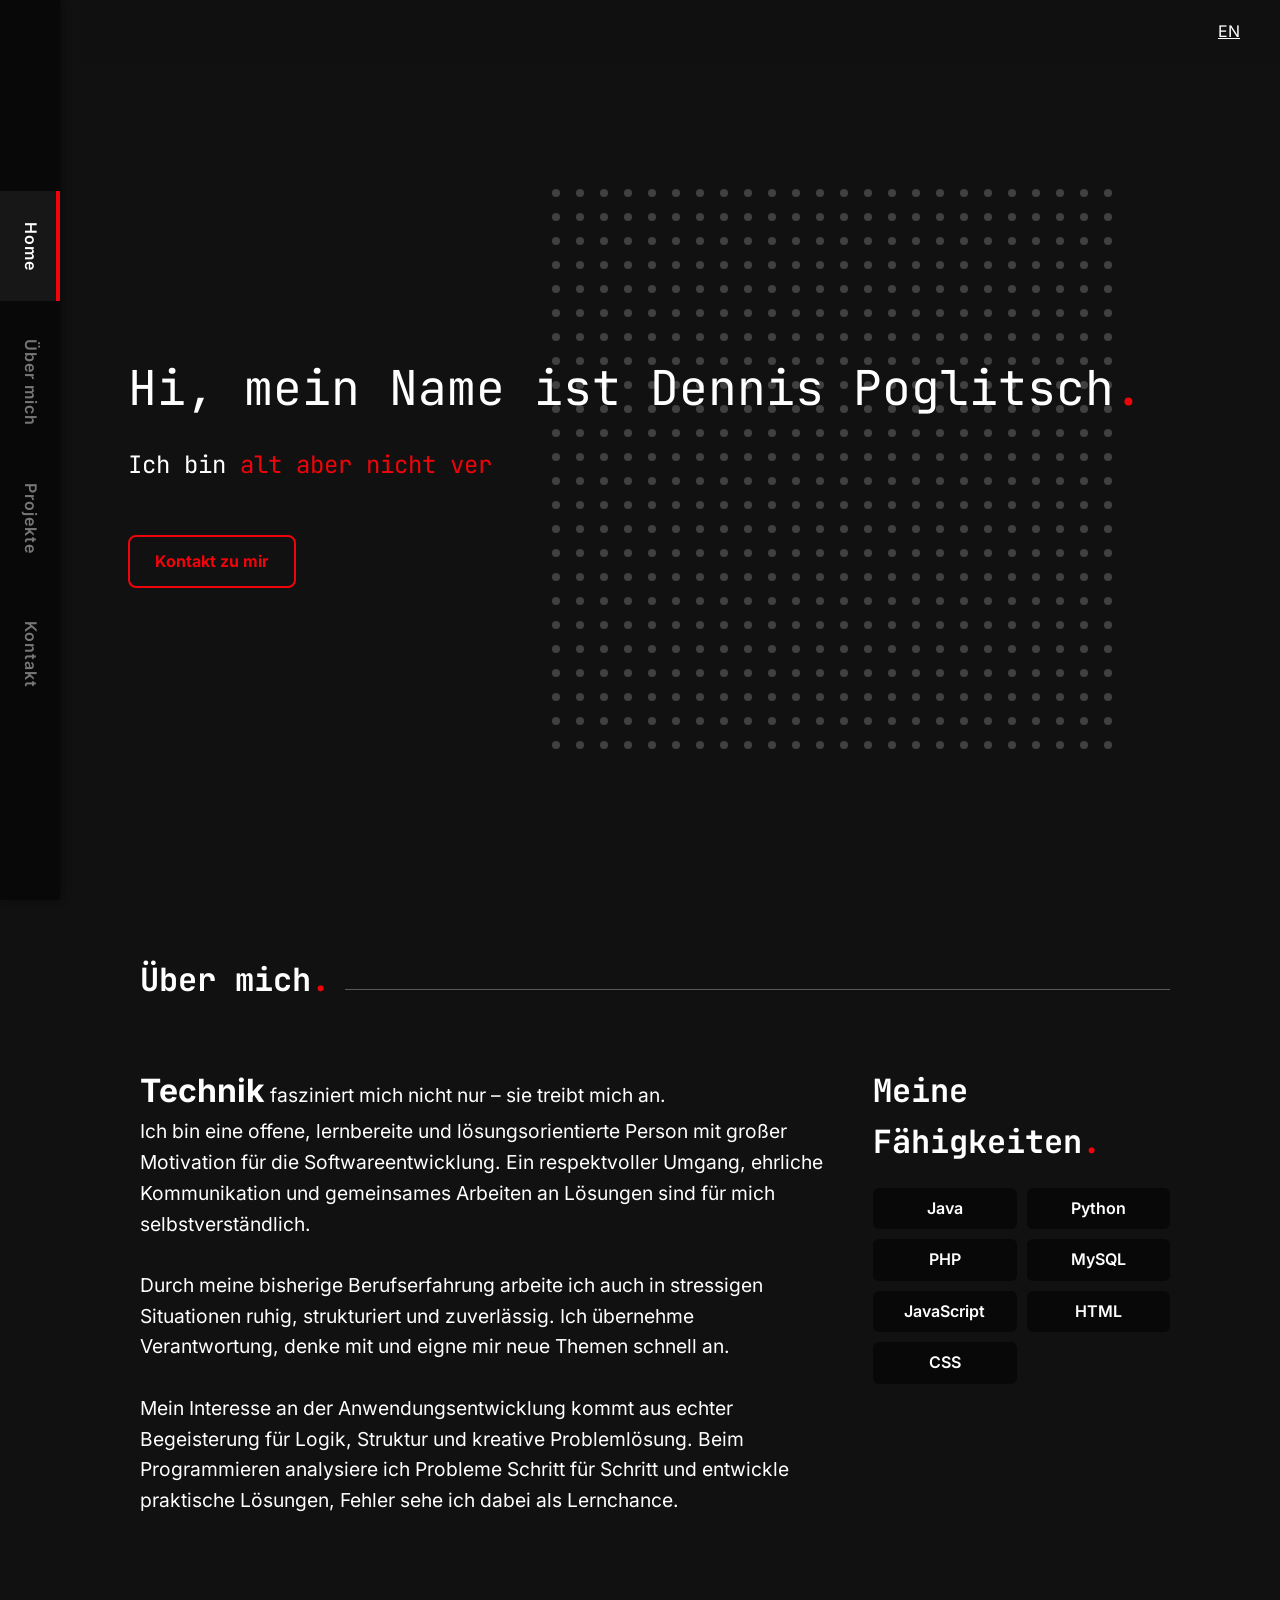
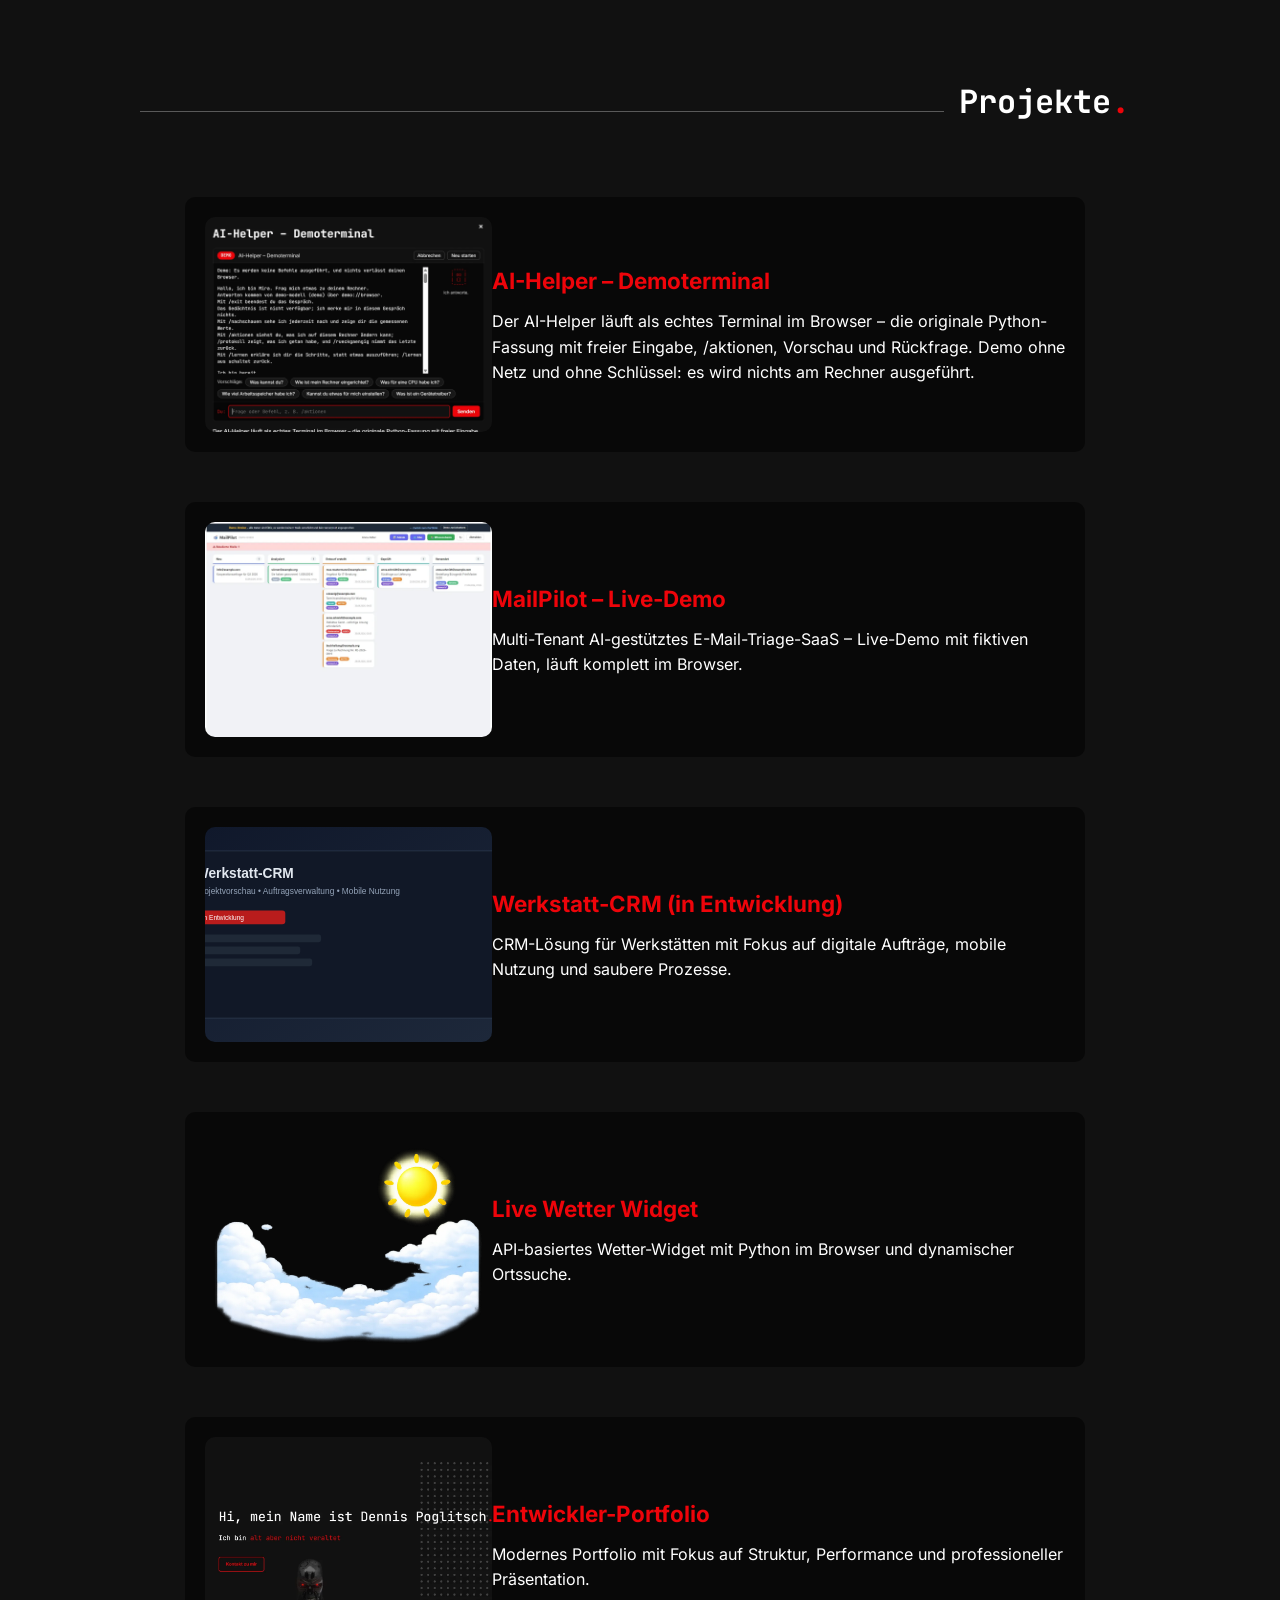
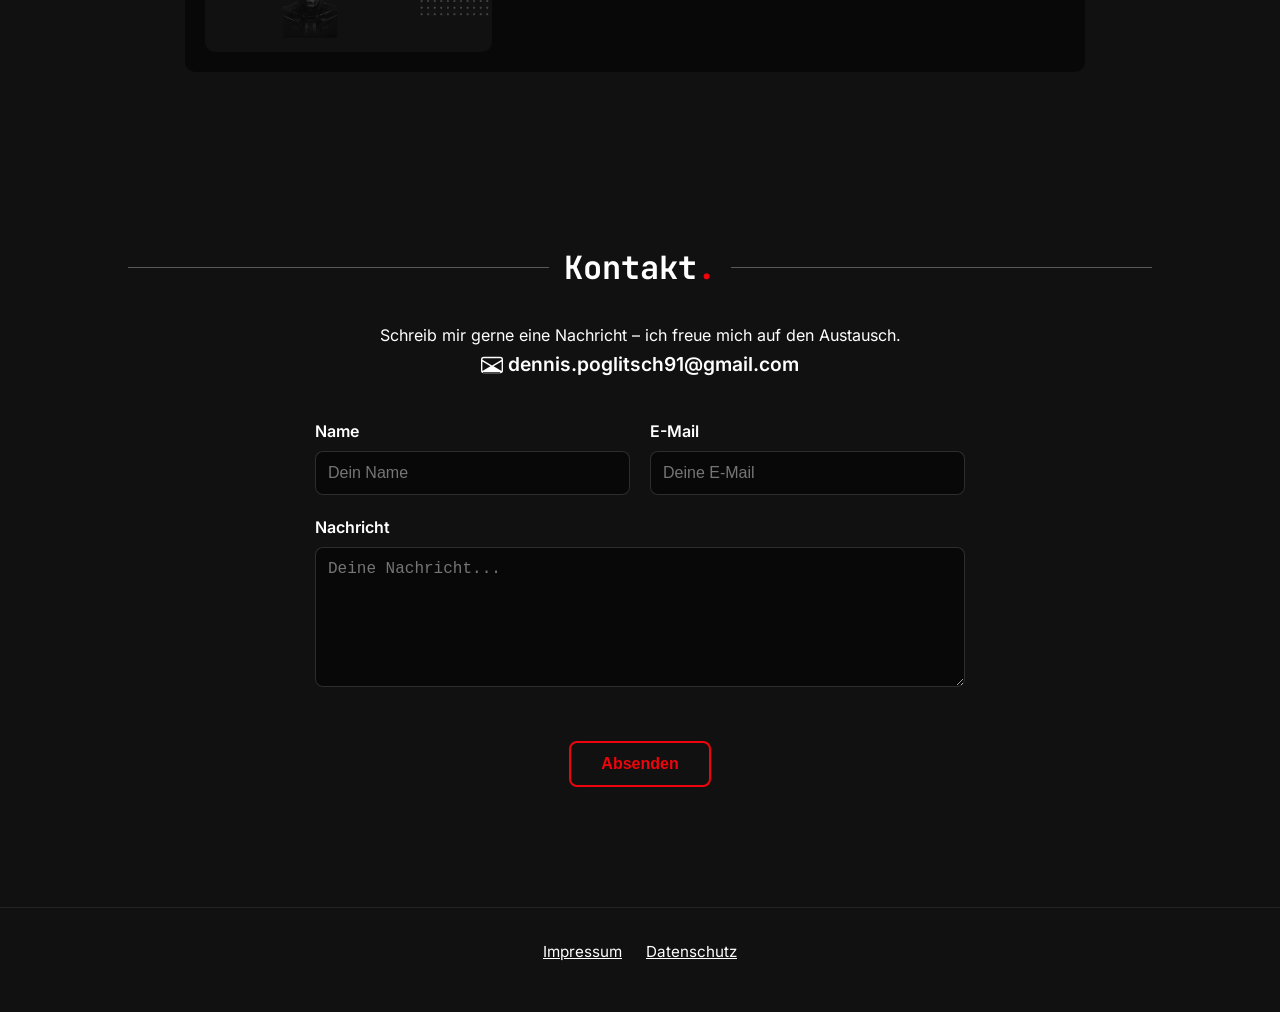
<file: index.html>
<!DOCTYPE html>
<!-- 🌍 DOCTYPE: Sagt dem Browser "das ist HTML5" -->

<html lang="de">
<!-- lang="de" = Diese Seite ist auf Deutsch (wichtig für Screenreader und SEO) -->

<head>
  <!-- HEAD = Meta-Infos für den Browser (werden nicht angezeigt) -->
  
  <meta charset="UTF-8">
  <!-- charset="UTF-8" = Universal character encoding (supporte alle Sprachen) -->
  
  <meta name="viewport" content="width=device-width, initial-scale=1.0">
  <!-- viewport = responsive Design - Seite passt sich an Bildschirmgröße an -->
  
  <!-- 🎨 CSS STYLESHEET -->
  <link rel="stylesheet" href="style/style.css">
  <!-- Das ist die Haupt-Stylesheet mit Farben, Layout, Animationen -->

  <!-- Performance-Quick-Win: Hero-Bild früh laden (sichtbar above the fold) -->
  <link rel="preload" as="image" href="images/olderbot.webp" type="image/webp">
  
  <!-- 🔤 SCHRIFTEN: Inter + JetBrains Mono werden lokal aus fonts/ geladen
       (@font-face in style/style.css) - kein Abruf bei Google Fonts mehr -->

  <!-- 🐍 PYSCRIPT / PYODIDE: wird bei Bedarf nachgeladen (js/pyscript-loader.js)
       core.css, core.js und Pyodide (mehrere MB von pyscript.net und
       cdn.jsdelivr.net) kommen erst, wenn im Wetter-Modal auf "Wetter laden"
       geklickt wird - sonst würde jeder Seitenaufruf diese Dateien laden. -->
  <!-- 📊 GOATCOUNTER: entfernt (Slice D0b) - keine Analytics mehr auf der Seite -->

  <!-- 🌐 PAGE TITLE: Text im Browser-Tab -->
  <title>Dennis Poglitsch | Portfolio</title>
</head>

<body>
  <!-- BODY = der sichtbare Inhalt der Seite -->

  <!-- 📱 NAVIGATIONSLEISTE: Vertikale Navigation mit Links zu Sections -->
  <!-- Jeder Link zeigt auf eine Section mit ID (z.B. #Home → <section id="Home">) -->
  <!-- navObserver.js beobachtet, welche Section gerade sichtbar ist, und färbt den Link rot -->
  <nav class="nav_leiste">
    <a href="#Home" data-i18n="nav-home">Home</a>
    <a href="#Über_mich" data-i18n="nav-about">Über mich</a>
    <a href="#Projekte" data-i18n="nav-projects">Projekte</a>
    <a href="#Kontakt" data-i18n="nav-contact">Kontakt</a>
  </nav>

  <!-- 🎯 MAIN: Der Haupt-Inhalt der Seite -->
  <main>
    <!-- 📋 HEADER: Oben fest (position: fixed) mit optionalen Buttons -->
    <header>
      <div class="header_content">
        <span>
          <!-- Diese Links sind aktuell versteckt (display: none) -->
          <!-- Können später aktiviert werden für GitHub-Link oder Sprachen-Wechsel -->
          <a href="https://github.com/DennisPoglitsch" style="display: none;">Github</a>
          <a id="lang-toggle" href="#">EN</a>
        </span>
      </div>
    </header>

    <!-- 🏠 HOME / HERO SECTION: Start-Seite mit Punkt-Animation, Text und Bild -->
    <section id="Home" class="home_wrapper">
      <!-- Canvas: HTML5-Element für grafische Inhalte -->
      <!-- Hier zeichnet dotgrid.js die interaktiven Punkte und Wellen -->
      <canvas id="dotCanvas" width="600" height="600"></canvas>

      <div class="home_text">
        <!-- Große Überschrift mit reveal-Animation (scroll-Effekt) -->
        <h1 class="reveal">
          <span class="reveal_content">
            <span data-i18n="home-hero">Hi, mein Name ist Dennis Poglitsch</span><span class="punkt_rot">.</span>
            <!-- .punkt_rot = dieser Punkt wird rot eingefärbt mit CSS -->
          </span>
        </h1>

        <!-- Zweite Überschrift mit dynamischem Text (Schreibmaschinen-Effekt) -->
        <h2 class="reveal">
          <span class="reveal_content">
            <span data-i18n="home-prefix">Ich bin </span><span id="typing_text"></span>
            <!-- typing.js schreibt hier verschiedene Wörter rein
                 (alt aber nicht veraltet, Lösungsorientiert, Analytisch, Strukturiert) -->
          </span>
        </h2>

        <!-- Container für Kontakt-Link und Bild -->
        <div id="typing_image_wrapper">
          <!-- Button zum Kontakt-Section springen -->
          <a href="#Kontakt" class="reveal">
            <span class="reveal_content" data-i18n="home-cta">Kontakt zu mir</span>
          </a>

          <!-- Bild: Der Olderbot-Charakter mit Augen-Overlay -->
          <span class="olderbot_container">
            <!-- Haupt-Bild des Olderbot-Characters -->
            <!-- Performance-Quick-Win: WebP statt PNG spart stark Dateigröße bei ähnlicher Qualität -->
            <img id="typing_image" src="images/olderbot.webp" alt="Bild von Olderbot" decoding="async">
            <!-- Overlay für Augen-Animation (wird überlagert) -->
            <img id="olderbot_eyes" src="images/olderbot_augen.png" alt="Bild von Olderbot Augen">
          </span>
        </div>
      </div>
    </section>
    <!-- Über mich Section -->
    <section id="Über_mich" class="über_mich_wrapper">
      <div class="über_mich_inner">
        <div class="über_mich_header_wrapper">
          <h3 class="reveal">
            <span class="reveal_content">
              <span data-i18n="about-header">Über mich</span><span class="punkt_rot">.</span>
            </span>
          </h3>
          <div class="über_mich_line"></div>
        </div>
        <div class="über_mich_text">
          <p class="reveal">
            <span class="reveal_content" data-i18n="about-text">
              <span class="first_word">Technik</span> fasziniert mich nicht nur – sie treibt mich an.<br>
              Ich bin eine offene, lernbereite und lösungsorientierte Person mit großer Motivation für die Softwareentwicklung. 
              Ein respektvoller Umgang, ehrliche Kommunikation und gemeinsames Arbeiten an Lösungen sind für mich selbstverständlich.<br>
              <br>
              Durch meine bisherige Berufserfahrung arbeite ich auch in stressigen Situationen ruhig, strukturiert und zuverlässig. 
              Ich übernehme Verantwortung, denke mit und eigne mir neue Themen schnell an.<br>
              <br>
              Mein Interesse an der Anwendungsentwicklung kommt aus echter Begeisterung für Logik, Struktur und kreative Problemlösung. 
              Beim Programmieren analysiere ich Probleme Schritt für Schritt und entwickle praktische Lösungen, 
              Fehler sehe ich dabei als Lernchance.<br>
              <!--<br>
              Die Ausbildung zum Fachinformatiker für Anwendungsentwicklung ist für mich eine bewusste berufliche Entscheidung. 
              Ich möchte langfristig wachsen, mein Wissen vertiefen und mein Engagement in einem Ausbildungsbetrieb einbringen.-->
            </span>
          </p>
        </div>
        <div class="skills">
          <div class="skills_header">
            <h3><span data-i18n="skills-header">Meine Fähigkeiten</span><span class="punkt_rot">.</span></h3>
          </div>
          <ul>
            <li class="reveal">
              <span class="reveal_content">Java</span>
            </li>
            <li class="reveal">
              <span class="reveal_content">Python</span>
            </li>
            <li class="reveal">
              <span class="reveal_content">PHP</span>
            </li>
            <li class="reveal">
              <span class="reveal_content">MySQL</span>
            </li>
            <li class="reveal">
              <span class="reveal_content">JavaScript</span>
            </li>
            <li class="reveal">
              <span class="reveal_content">HTML</span>
            </li>
            <li class="reveal">
              <span class="reveal_content">CSS</span>
            </li>
          </ul>
        </div>
      </div>
    </section>
    <!-- Projekte Section -->
    <section id="Projekte">
      <div class="projekte_inner">
        <div class="projekte_header_wrapper">
          <h3 class="reveal"><span class="reveal_content"><span data-i18n="projects-header">Projekte</span><span class="punkt_rot">.</span></span></h3>
          <div class="über_mich_line" aria-hidden="true"></div>
        </div>
        <div class="projekte_list_wrapper">
          <div class="projekte_list">
            <!-- AI-Helper – Demoterminal (erstes Projekt; Demo-Ordner ai-helper-demo/; Kartenbild = Abzug des laufenden
                 Terminals, Slice 61) -->
            <div class="projekt" role="button" tabindex="0" aria-haspopup="dialog" data-i18n-desc="project-desc-ai-helper" data-desc="Der AI-Helper läuft als echtes Terminal im Browser – die originale Python-Fassung mit freier Eingabe, /aktionen, Vorschau und Rückfrage. Demo ohne Netz und ohne Schlüssel: es wird nichts am Rechner ausgeführt." data-tech="Python, PyScript/Pyodide, Terminal-UI, LLM-Anbindung, i18n" data-link="ai-helper-demo/" data-project="ai-helper" data-modal-img1="images/ai-helper.webp">
              <div class="projekt_content">
                <div class="reveal">
                  <span class="reveal_content"><img src="images/ai-helper.webp"
                      alt="AI-Helper – Demoterminal: Abzug des laufenden Terminals im Modal – Demo-Abzeichen, Begrüßung, Figur und Vorschlags-Knöpfe" width="1200" height="900" loading="lazy" decoding="async"></span>
                </div>
                <div class="projekt_text_wrapper">
                  <h4 class="projekt_titel reveal">
                    <span class="reveal_content" data-i18n="project-ai-helper">AI-Helper – Demoterminal</span>
                  </h4>
                  <div class="projekt_beschreibung">
                    <p class="reveal">
                      <span class="reveal_content" data-i18n="project-desc-ai-helper">
                        Der AI-Helper läuft als echtes Terminal im Browser – die originale Python-Fassung mit freier
                        Eingabe, /aktionen, Vorschau und Rückfrage. Demo ohne Netz und ohne Schlüssel:
                        es wird nichts am Rechner ausgeführt.
                      </span>
                    </p>
                  </div>
                </div>
              </div>
            </div>
            
            <!-- MailPilot – AI-gestützte E-Mail-Triage (mit Live-Demo in mailpilot-demo/) -->
            <div class="projekt" role="button" tabindex="0" aria-haspopup="dialog" data-i18n-desc="project-desc-mailpilot" data-desc="Multi-Tenant AI-gestütztes E-Mail-Triage- und Reply-Drafting-SaaS. Nutzt LLM-Klassifikation und RAG-basierte Antwortgenerierung für intelligentes E-Mail-Management. Live-Demo mit fiktiven Daten (mailpilot-demo/): läuft komplett im Browser, ohne Backend und ohne Server-Anfragen." data-tech="React, Spring Boot, PostgreSQL, OAuth2/IMAP, LLM-Klassifikation, RAG-basierte Antwortgenerierung" data-link="mailpilot-demo/" data-modal-img1="images/mailpilot-demo.webp">
              <div class="projekt_content">
                <div class="reveal">
                  <span class="reveal_content"><img src="images/mailpilot-preview.webp"
                      alt="MailPilot – Live-Demo: Dashboard mit den Spalten Neu, Analysiert, Entwurf erstellt, Geprüft und Versendet (fiktive Daten)" width="1200" height="900" loading="lazy" decoding="async"></span>
                </div>
                <div class="projekt_text_wrapper">
                  <h4 class="projekt_titel reveal">
                    <span class="reveal_content" data-i18n="project-mailpilot">MailPilot – Live-Demo</span>
                  </h4>
                  <div class="projekt_beschreibung">
                    <p class="reveal">
                      <span class="reveal_content" data-i18n="project-desc-mailpilot">
                        Multi-Tenant AI-gestütztes E-Mail-Triage-SaaS – Live-Demo mit fiktiven Daten, läuft komplett im Browser.
                      </span>
                    </p>
                  </div>
                </div>
              </div>
            </div>
            
            <!-- Werkstatt-CRM als drittes Projekt -->
            <div class="projekt" role="button" tabindex="0" aria-haspopup="dialog" data-i18n-desc="project-desc-crm" data-desc="Werkstatt-CRM als reales Praxisprojekt: digitale Auftragserfassung per PDF/Excel, strukturierte Verwaltung von Kunden- und Auftragsdaten, mobil nutzbares Interface und vorbereitete Monitoring-Bausteine für den Betrieb. Geplant mit Java-Backend und auf skalierbarem Hosting-Setup ausgelegt." data-tech="Java, Spring Boot, REST API, SQL, Monitoring, Responsive UI" data-link="" data-modal-img1="images/crm-projekt-placeholder.svg">
              <div class="projekt_content">
                <div class="reveal">
                  <span class="reveal_content"><img src="images/crm-projekt-placeholder.svg"
                      alt="Werkstatt-CRM Projektvorschau"></span>
                </div>
                <div class="projekt_text_wrapper">
                  <h4 class="projekt_titel reveal">
                    <span class="reveal_content" data-i18n="project-crm">Werkstatt-CRM (in Entwicklung)</span>
                  </h4>
                  <div class="projekt_beschreibung">
                    <p class="reveal">
                      <span class="reveal_content" data-i18n="project-desc-crm">
                        CRM-Lösung für Werkstätten mit Fokus auf digitale Aufträge, mobile Nutzung und saubere Prozesse.
                      </span>
                    </p>
                  </div>
                </div>
              </div>
            </div>
            
            <!-- Live Wetter Widget als viertes Projekt -->
            <div class="projekt" role="button" tabindex="0" aria-haspopup="dialog" data-i18n-desc="project-desc-weather" data-desc="Live-Wetter-Widget mit Python im Browser über PyScript. Wetterdaten werden live über die Open-Meteo APIs (Geocoding + Forecast) geladen und direkt im Modal aktualisiert. Zusätzlich kann der Standort dynamisch gesucht werden, ohne die Seite neu zu laden." data-tech="Python, PyScript, Open-Meteo API, HTML, CSS" data-link="https://open-meteo.com/" data-project="weather" data-modal-img1="images/wetter.webp">
              <div class="projekt_content">
                <div class="reveal">
                  <span class="reveal_content"><img src="images/wetter.webp"
                      alt="Wetter Widget Projekt Screenshot" width="1024" height="1024" loading="lazy" decoding="async"></span>
                </div>
                <div class="projekt_text_wrapper">
                  <h4 class="projekt_titel reveal">
                    <span class="reveal_content" data-i18n="project-weather">Live Wetter Widget</span>
                  </h4>
                  <div class="projekt_beschreibung">
                    <p class="reveal">
                      <span class="reveal_content" data-i18n="project-desc-weather">
                        API-basiertes Wetter-Widget mit Python im Browser und dynamischer Ortssuche.
                      </span>
                    </p>
                  </div>
                </div>
              </div>
            </div>
            
            <!-- Interaktives Portfolio als fuenftes Projekt -->
            <div class="projekt" role="button" tabindex="0" aria-haspopup="dialog" data-i18n-desc="project-desc-portfolio" data-desc="Interaktives Entwickler-Portfolio mit klarem Fokus auf Performance, Lesbarkeit und Benutzerführung. Umgesetzt mit modularer Frontend-Architektur, Canvas-Animationen, Scroll-Observer und dynamischem Projekt-Modal. Das Kontaktformular läuft über EmailJS inklusive Spam-Schutz." data-tech="HTML, CSS, JavaScript, EmailJS, UX" data-link="stoerni.github.io" data-modal-img1="images/portfolio.webp">
              <div class="projekt_content">
                <div class="reveal">
                  <span class="reveal_content"><img src="images/portfolio.webp"
                      alt="Entwickler-Portfolio Screenshot" width="1082" height="786" loading="lazy" decoding="async"></span>
                </div>
                <div class="projekt_text_wrapper">
                  <h4 class="projekt_titel reveal">
                    <span class="reveal_content" data-i18n="project-portfolio">Entwickler-Portfolio</span>
                  </h4>
                  <div class="projekt_beschreibung">
                    <p class="reveal">
                      <span class="reveal_content" data-i18n="project-desc-portfolio">
                        Modernes Portfolio mit Fokus auf Struktur, Performance und professioneller Präsentation.
                      </span>
                    </p>
                  </div>
                </div>
              </div>
            </div>
            
            <!-- Weitere Projekte -->
          </div>
        </div>
      </div>
    </section>
    <!-- Kontakt Section -->
    <section id="Kontakt">
      <div class="kontakt_container">
        <div class="kontakt_header_wrapper">
          <div class="kontakt_line"></div>
          <h3 class="reveal">
            <span class="reveal_content">
              <span data-i18n="contact-header">Kontakt</span><span class="punkt_rot">.</span>
            </span>
          </h3>
          <div class="kontakt_line"></div>
        </div>
        <p class="kontakt_intro reveal">
          <span class="reveal_content" data-i18n="contact-intro">
            Schreib mir gerne eine Nachricht – ich freue mich auf den Austausch.
          </span>
        </p>
        <!-- Email mit Briefsymbol via svg -->
        <div class="reveal">
          <p class="kontakt_email">
            <span class="reveal_content">
              <svg class="email_icon" xmlns="http://www.w3.org/2000/svg" width="22" height="22" fill="currentColor"
                viewBox="0 0 16 16">
                <path
                  d="M0 4a2 2 0 0 1 2-2h12a2 2 0 0 1 2 2v8a2 2 0 0 1-2 2H2a2 2 0 0 1-2-2V4zm2-1a1 1 0 0 0-1 1v.217l7 4.2 7-4.2V4a1 1 0 0 0-1-1H2zm13 2.383l-5.857 3.514L15 12.383V5.383zM1 5.383v7l5.857-3.486L1 5.383zM14.667 13H1.333a.667.667 0 0 0 .667.667h11.334a.667.667 0 0 0 .667-.667z" />
              </svg>
              <a href="mailto:dennis.poglitsch91@gmail.com">dennis.poglitsch91@gmail.com</a>
            </span>
          </p>
        </div>
        <!-- Kontaktformular -->
        <form class="kontakt_formular">
          <div class="honeypot_wrapper">
            <label for="website">Website</label>
            <input type="text" id="website" name="website" tabindex="-1" autocomplete="off">
          </div>
          <div class="formular_reihe">
            <div class="formular_gruppe">
              <label class="reveal" for="kontakt_name"><span class="reveal_content" data-i18n="contact-label-name">Name</span></label>
              <div class="reveal">
                <span class="reveal_content"><input type="text" id="kontakt_name" name="name" autocomplete="name" placeholder="Dein Name" data-i18n-placeholder="contact-placeholder-name"
                    required></span>
              </div>
            </div>
            <div class="formular_gruppe">
              <label class="reveal" for="kontakt_email"><span class="reveal_content" data-i18n="contact-label-email">E-Mail</span></label>
              <div class="reveal">
                <span class="reveal_content"><input type="email" id="kontakt_email" name="email" autocomplete="email"
                    placeholder="Deine E-Mail" data-i18n-placeholder="contact-placeholder-email" required></span>
              </div>
            </div>
          </div>
          <div class="formular_gruppe">
            <label class="reveal" for="kontakt_nachricht"><span class="reveal_content" data-i18n="contact-label-message">Nachricht</span></label>
            <div class="reveal">
              <span class="reveal_content"><textarea id="kontakt_nachricht" name="message"
                  placeholder="Deine Nachricht..." data-i18n-placeholder="contact-placeholder-message" required></textarea></span>
            </div>
            <!-- Erfolgsmeldung dynamisch per JavaScript gesetzt bei änderung der Fehlermeldung liest dies der Screenreader vor -->
            <p class="kontakt_status" aria-live="polite"></p>
          </div>
          <div class="reveal">
            <span class="reveal_content"><button type="submit" class="kontakt_button" data-i18n="contact-submit">Absenden</button></span>
          </div>
        </form>
      </div>
    </section>
  </main>

  <!-- 🔗 FOOTER: Links zu den Rechtsseiten (Impressum / Datenschutz) -->
  <footer class="site_footer">
    <a href="impressum.html" data-i18n="footer-imprint">Impressum</a>
    <a href="datenschutz.html" data-i18n="footer-privacy">Datenschutz</a>
  </footer>

  <!-- 🎬 MODAL: Popup-Fenster für Projekt-Details -->
  <!-- Wird von modal.js geöffnet/geschlossen wenn Projekte geklickt werden -->
  <div id="projectModal" class="modal" aria-hidden="true">
    <!-- Schwarzer Hintergrund (Backdrop) - kann geklickt werden zum Schließen -->
    <div class="modal_backdrop" data-modal-close></div>

    <!-- Der eigentliche Modal-Inhalt (Popup-Box) -->
    <div class="modal_content" role="dialog" aria-modal="true" aria-labelledby="modalTitle">
      <!-- Close-Button mit × Symbol -->
      <button class="modal_close" aria-label="Schließen" data-modal-close data-i18n-aria-label="modal-close">×</button>

      <!-- Projekt-Titel (wird von modal.js dynamisch gesetzt) -->
      <h3 id="modalTitle" data-i18n="modal-title-fallback">Titel</h3>

      <!-- Bild-Galerie (mehrere Projekt-Bilder) -->
      <div id="modalGallery" class="modal_gallery"></div>
      <!-- modal.js füllt das mit Bildern basierend auf data-Attributen der Projekt-Cards -->

      <!-- 🌤️ Wetter-Widget (nur sichtbar für Weather-Projekt!) -->
      <div id="weather_container" style="display:none;"></div>
      <!-- modal.js zeigt diesen Container nur wenn project="weather" ist -->
      <!-- Erste Anzeige: Hinweis + Button; erst nach Klick wird Python nachgeladen
           und weather.py füllt das Container mit dem Live-Wetter-Widget mit Suche -->

      <!-- 🤖 AI-Helper-Demoterminal (nur sichtbar für project="ai-helper") -->
      <div id="ai_helper_container" style="display:none;"></div>
      <!-- modal.js zeigt diesen Container nur beim AI-Helper und blendet dafür
           das Vorschaubild aus. Der Aufbau (Hinweis + Knopf "Demo starten",
           Terminal, Chips, Figur) entsteht in ai-helper-demo/terminal.js; erst
           nach dem Klick werden PyScript und ai-helper-demo/boot.py geladen. -->

      <!-- Projekt-Beschreibung -->
      <p id="modalDesc" data-i18n="modal-desc-fallback">Beschreibung</p>

      <!-- Tech-Badges (z.B. "HTML", "CSS", "JavaScript") -->
      <div id="modalTech" class="modal_tech" aria-hidden="true"></div>
      <!-- modal.js erzeugt die einzelnen Tech-Badges basierend auf data-tech Attribut -->

      <!-- Links / Aktionen (z.B. "Live ansehen" Button) -->
      <div id="modalLinks" class="modal_links" aria-hidden="true"></div>
      <!-- modal.js erstellt hier den externen Link-Button basierend auf data-link Attribut -->
    </div>
  </div>
  <!-- 📧 EMAILJS LIBRARY: Für das Kontaktformular ohne eigenen Email-Server -->
  <!-- EmailJS ermöglicht es, dass Emails direkt vom Browser versendet werden -->
  <!-- Ohne EmailJS müsste man einen eigenen Server bauen -->
  <!-- EmailJS v4 (Browser SDK) - LOKAL ausgeliefert statt über jsDelivr/CDN.
       Version: @emailjs/browser 4.4.1 (dist/email.min.js)
       Lizenz: BSD 3-Clause -> js/vendor/emailjs-LICENSE.txt
       Update: npm pack @emailjs/browser@<version> und dist/email.min.js ersetzen -->
  <script src="js/vendor/email.min.js"></script>
  
  <!-- 🚀 MAIN.JS EINBINDEN: Das ist das Koordinations-Zentrum! -->
  <!-- type="module" = ES6 Modules (modernes JavaScript mit import/export) -->
  <!-- Alle anderen JS-Dateien werden von main.js importiert und koordiniert -->
  <script src="js/main.js" type="module"></script>
  
  <!-- 🐍 WEATHER.PY: wird bei Bedarf nachgeladen
       Das <py-script src="python/weather.py"> wird erst angehängt, wenn im
       Wetter-Modal auf "Wetter laden" geklickt wurde (siehe js/pyscript-loader.js)
       Dadurch kann weather.py die Funktion loadWeatherFromPython bereitstellen -->
</body>

</html>
</file>
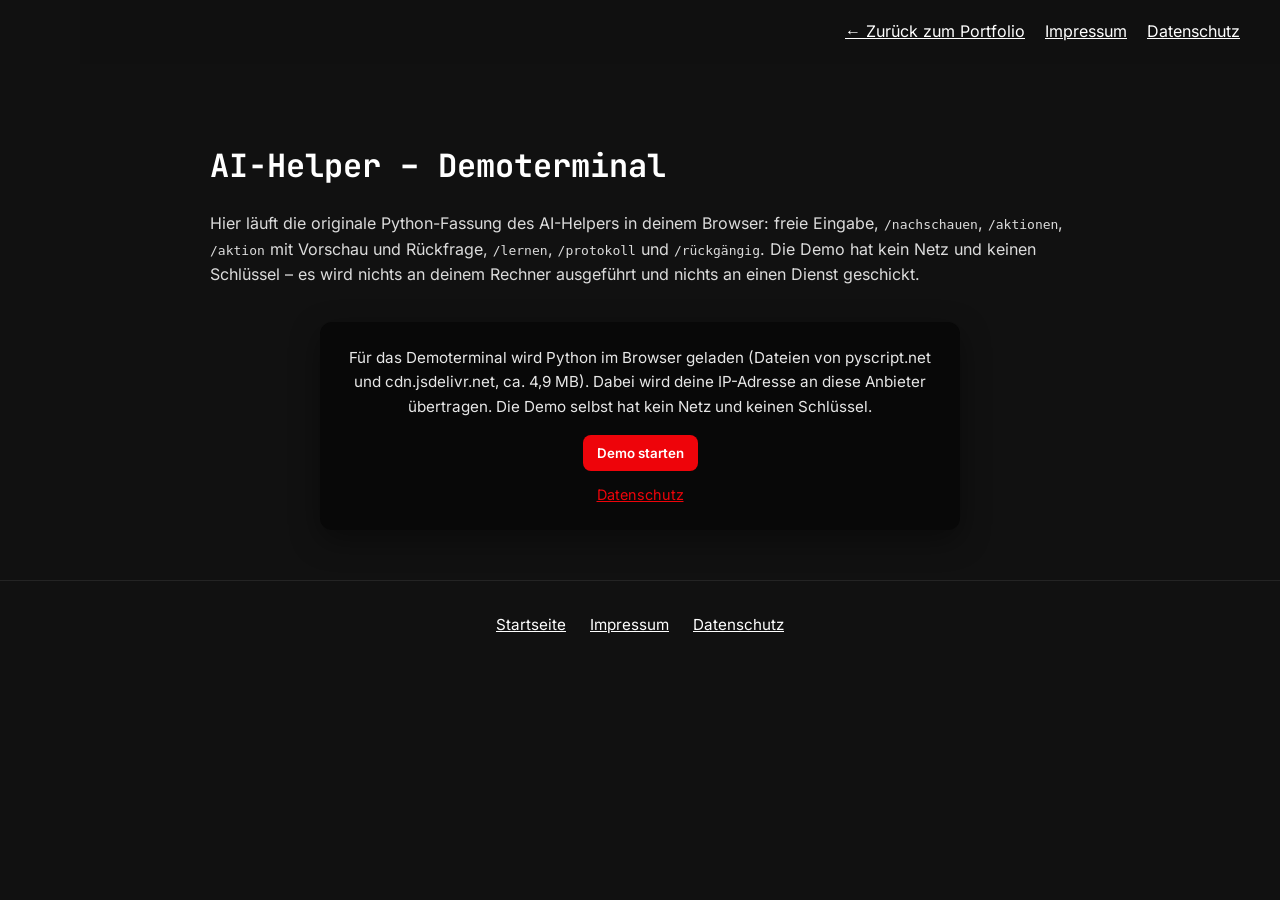
<file: ai-helper-demo/index.html>
<!DOCTYPE html>
<!-- 🤖 AI-Helper – Demoterminal (eigene Seite im Demo-Ordner, wie mailpilot-demo/) -->
<!-- Zeigt dieselbe Demo wie das Modal der Projektkarte auf der Startseite: -->
<!-- die echte Python-Fassung des AI-Helpers, im Browser, ohne Netz und Schlüssel. -->
<!-- Die Texte dieser Seite folgen dem Sprachumschalter (data-i18n); die -->
<!-- Rechtsseiten, auf die verlinkt wird, bleiben deutsch. -->

<html lang="de">

<head>
  <meta charset="UTF-8">
  <meta name="viewport" content="width=device-width, initial-scale=1.0">

  <!-- 🎨 Gleiches Design wie die Startseite (Farben, Schriften, Terminal-Stile) -->
  <link rel="stylesheet" href="../style/style.css">

  <title data-i18n="ai-page-title">AI-Helper – Demoterminal | Dennis Poglitsch</title>

  <style>
    /* Nur diese Seite: Rahmen um das Terminal */
    .ai_demo_main {
      max-width: 900px;
      margin: 0 auto;
      padding: 140px 20px 40px;
    }

    .ai_demo_main h1 {
      font-size: 2rem;
    }

    .ai_demo_intro {
      opacity: 0.85;
      margin-bottom: 24px;
    }
  </style>
</head>

<body>
  <!-- 📋 HEADER: gleiche Leiste wie auf den Rechtsseiten -->
  <header>
    <div class="header_content">
      <span>
        <a href="../index.html" data-i18n="ai-page-back">← Zurück zum Portfolio</a>
        <a href="../impressum.html" data-i18n="footer-imprint">Impressum</a>
        <a href="../datenschutz.html" data-i18n="footer-privacy">Datenschutz</a>
      </span>
    </div>
  </header>

  <main class="ai_demo_main">
    <h1 data-i18n="ai-title">AI-Helper – Demoterminal</h1>
    <p class="ai_demo_intro" data-i18n="ai-page-intro">
      Hier läuft die originale Python-Fassung des AI-Helpers in deinem Browser:
      freie Eingabe, <code>/nachschauen</code>, <code>/aktionen</code>,
      <code>/aktion</code> mit Vorschau und Rückfrage, <code>/lernen</code>,
      <code>/protokoll</code> und <code>/rückgängig</code>.
      Die Demo hat kein Netz und keinen Schlüssel – es wird nichts an deinem
      Rechner ausgeführt und nichts an einen Dienst geschickt.
    </p>

    <!-- 🤖 Hier baut das Widget sein Terminal ein (Hinweis → Terminal) -->
    <div id="ai_helper_container"></div>
  </main>

  <footer class="site_footer">
    <a href="../index.html" data-i18n="footer-home">Startseite</a>
    <a href="../impressum.html" data-i18n="footer-imprint">Impressum</a>
    <a href="../datenschutz.html" data-i18n="footer-privacy">Datenschutz</a>
  </footer>

  <script type="module">
    // Dieselbe Oberfläche wie im Modal: kein zweiter Bau. initAiHelperPage
    // wendet zuerst die Sprache der Seite an (Texte + <html lang>).
    import { initAiHelperPage } from './terminal.js';

    initAiHelperPage();
  </script>
</body>

</html>
</file>
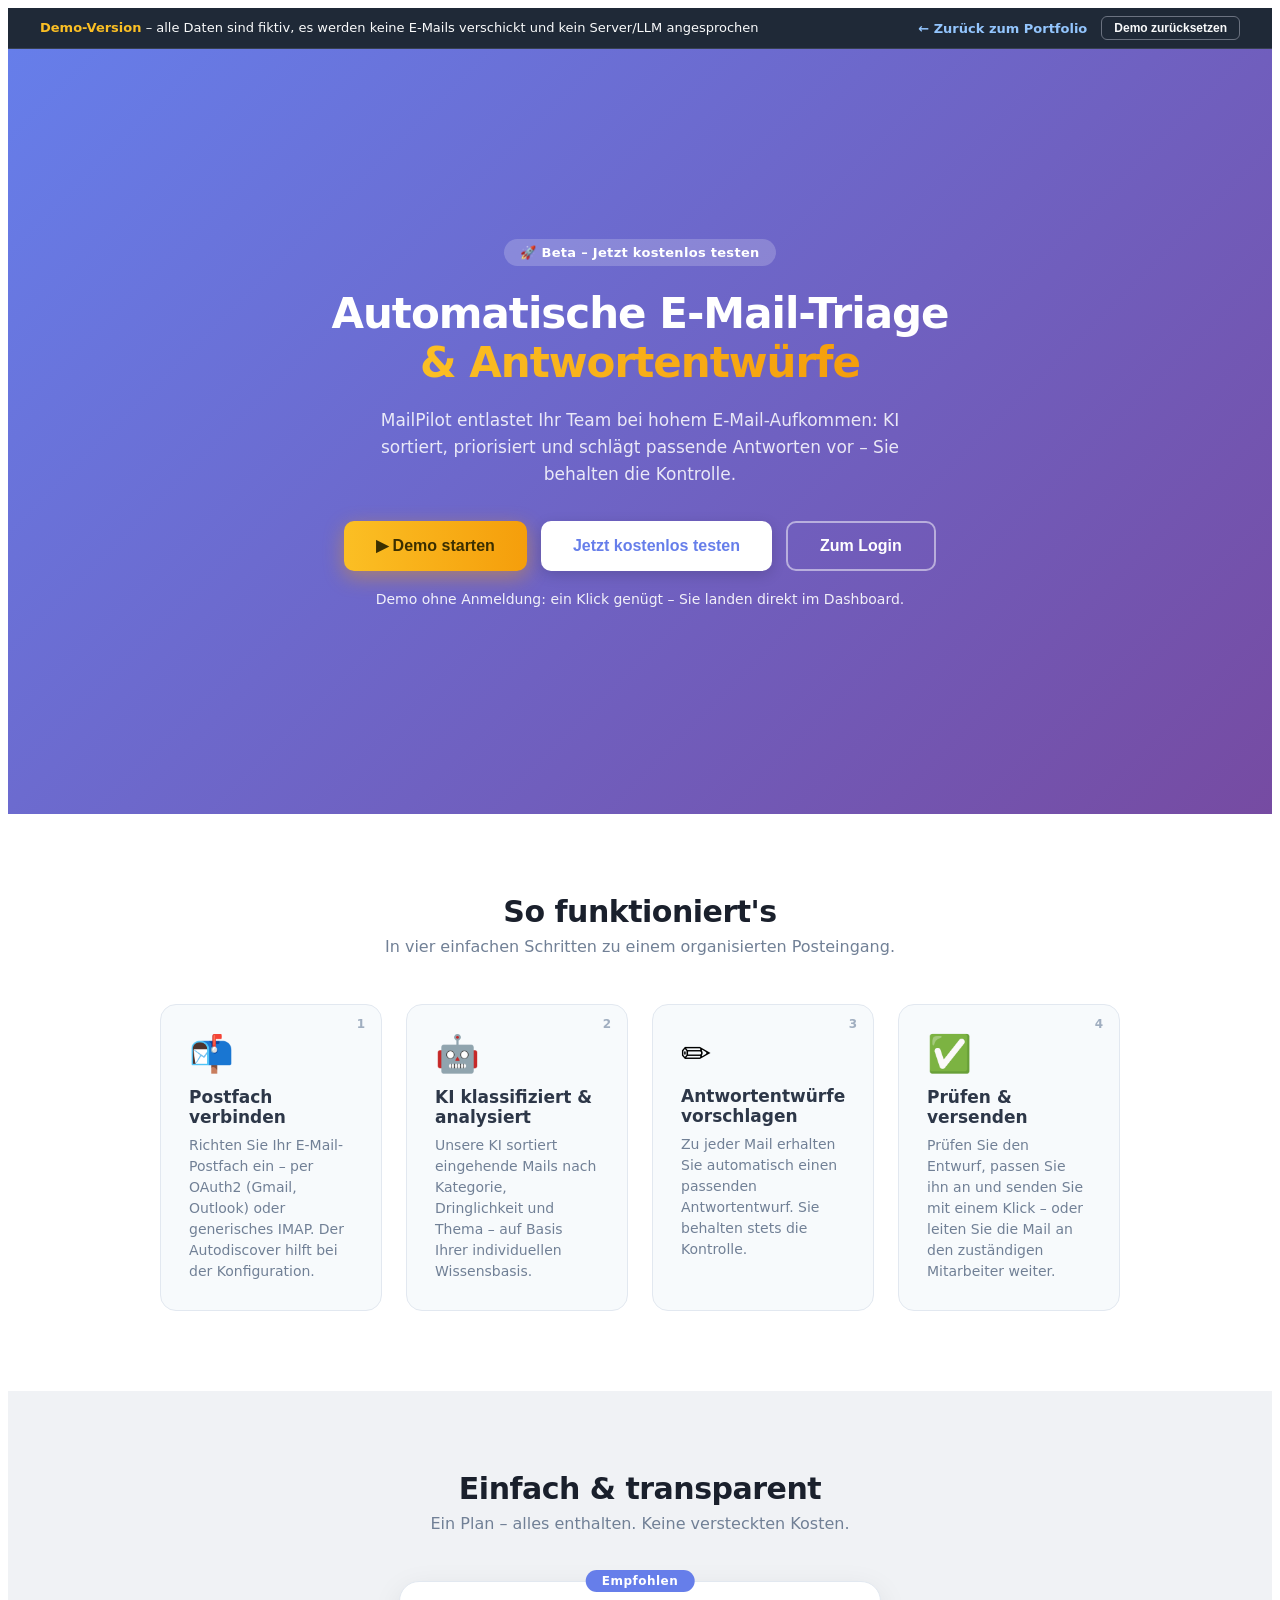
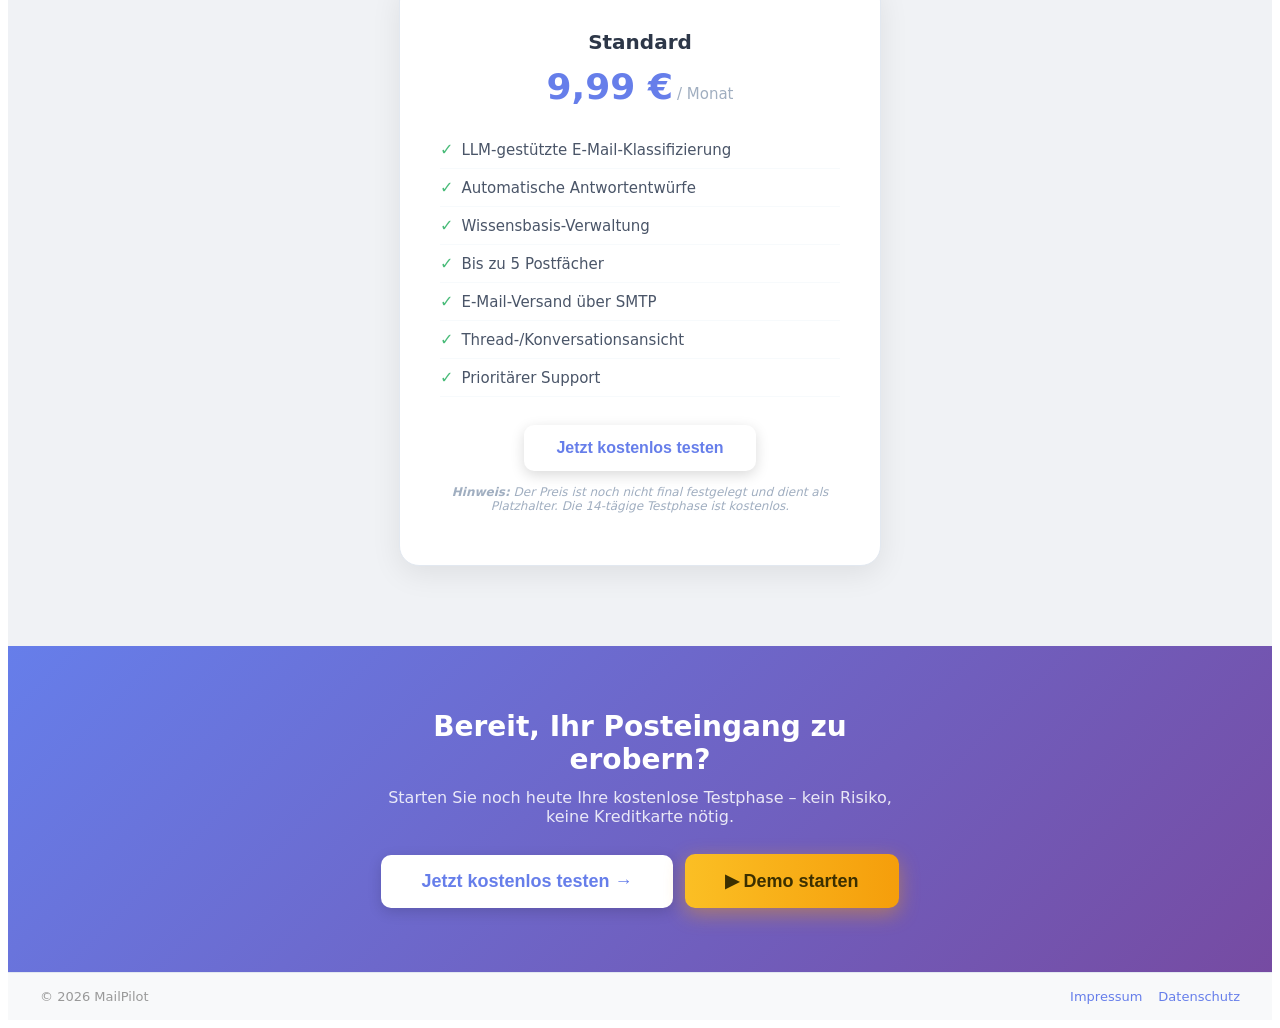
<file: mailpilot-demo/index.html>
<!doctype html>
<html lang="en">
  <head>
    <meta charset="UTF-8" />
    <meta name="robots" content="noindex" />
    <link rel="icon" type="image/svg+xml" href="./favicon.svg" />
    <meta name="viewport" content="width=device-width, initial-scale=1.0" />
    <title>MailPilot – Demo</title>
    <script type="module" crossorigin src="./assets/index-B7smq9LW.js"></script>
    <link rel="modulepreload" crossorigin href="./assets/axios-CIEBgY9x.js">
  </head>
  <body>
    <div id="root"></div>
  </body>
</html>
</file>
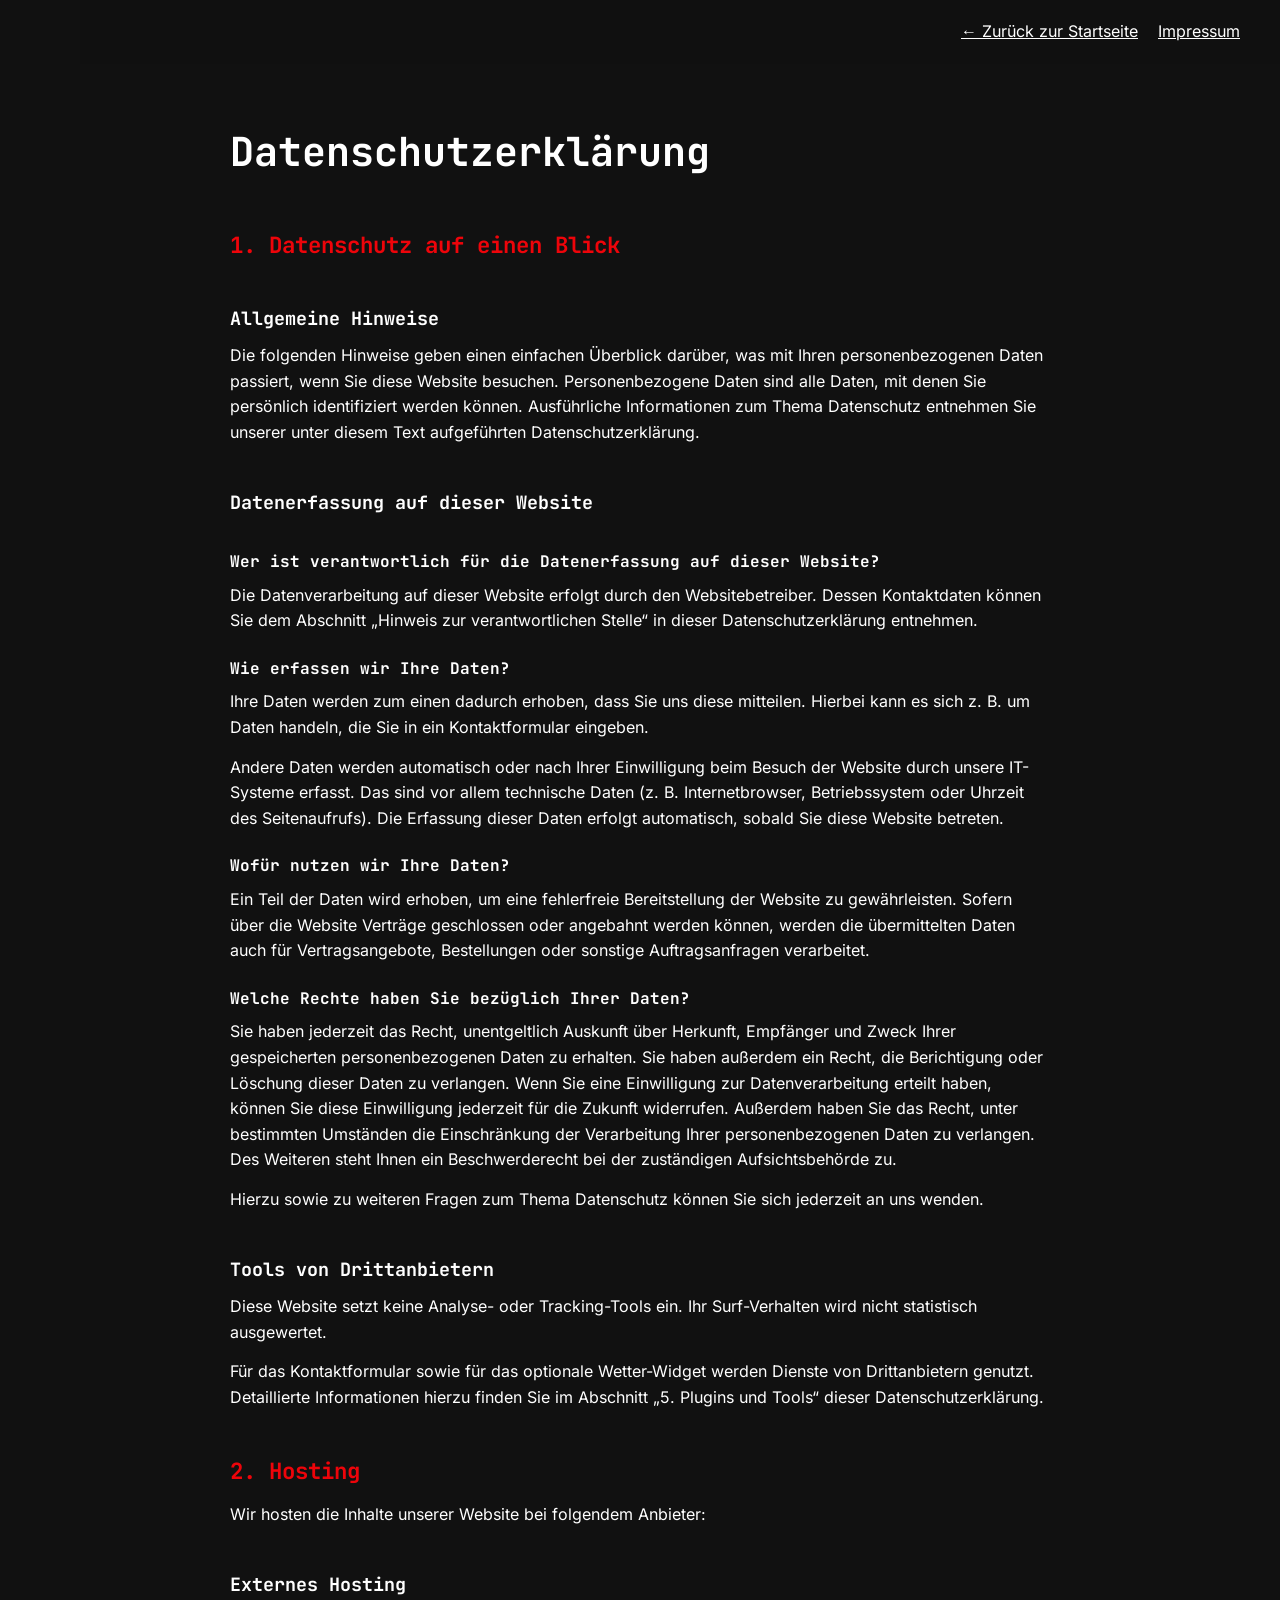
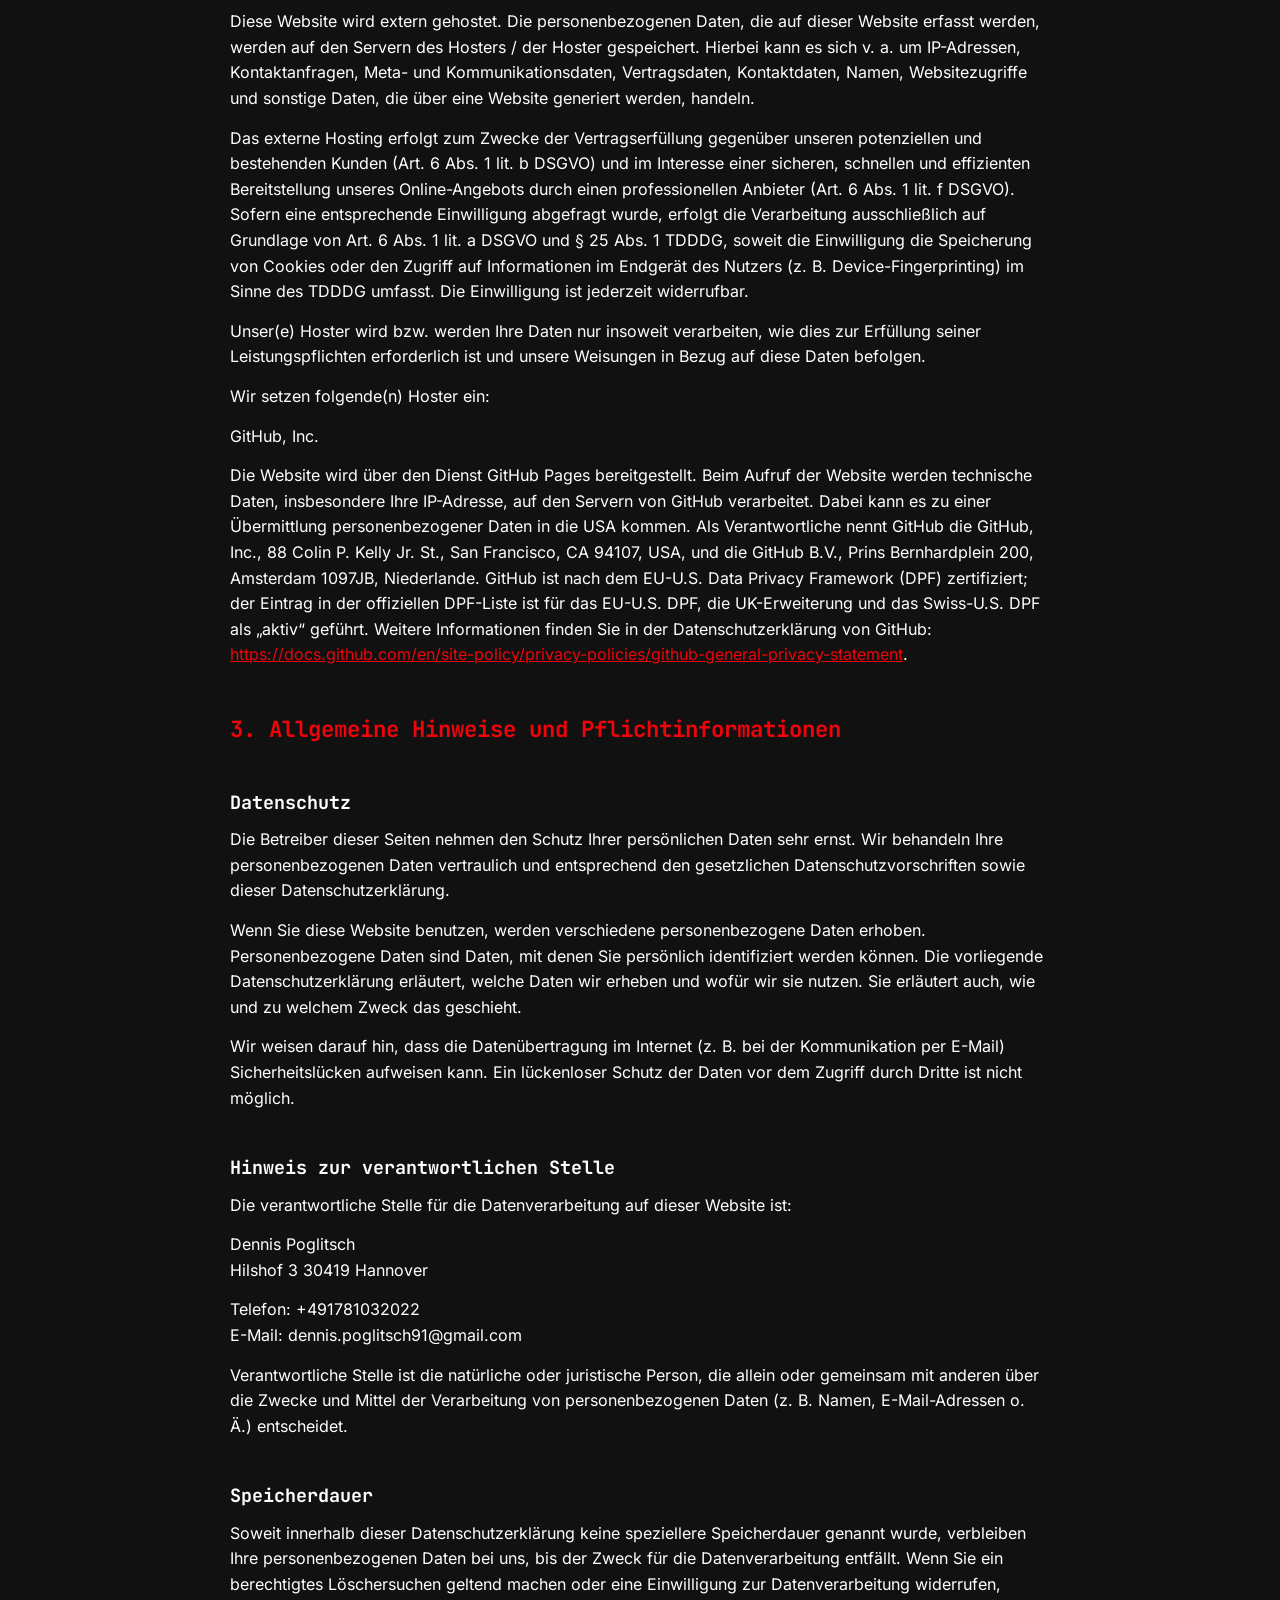
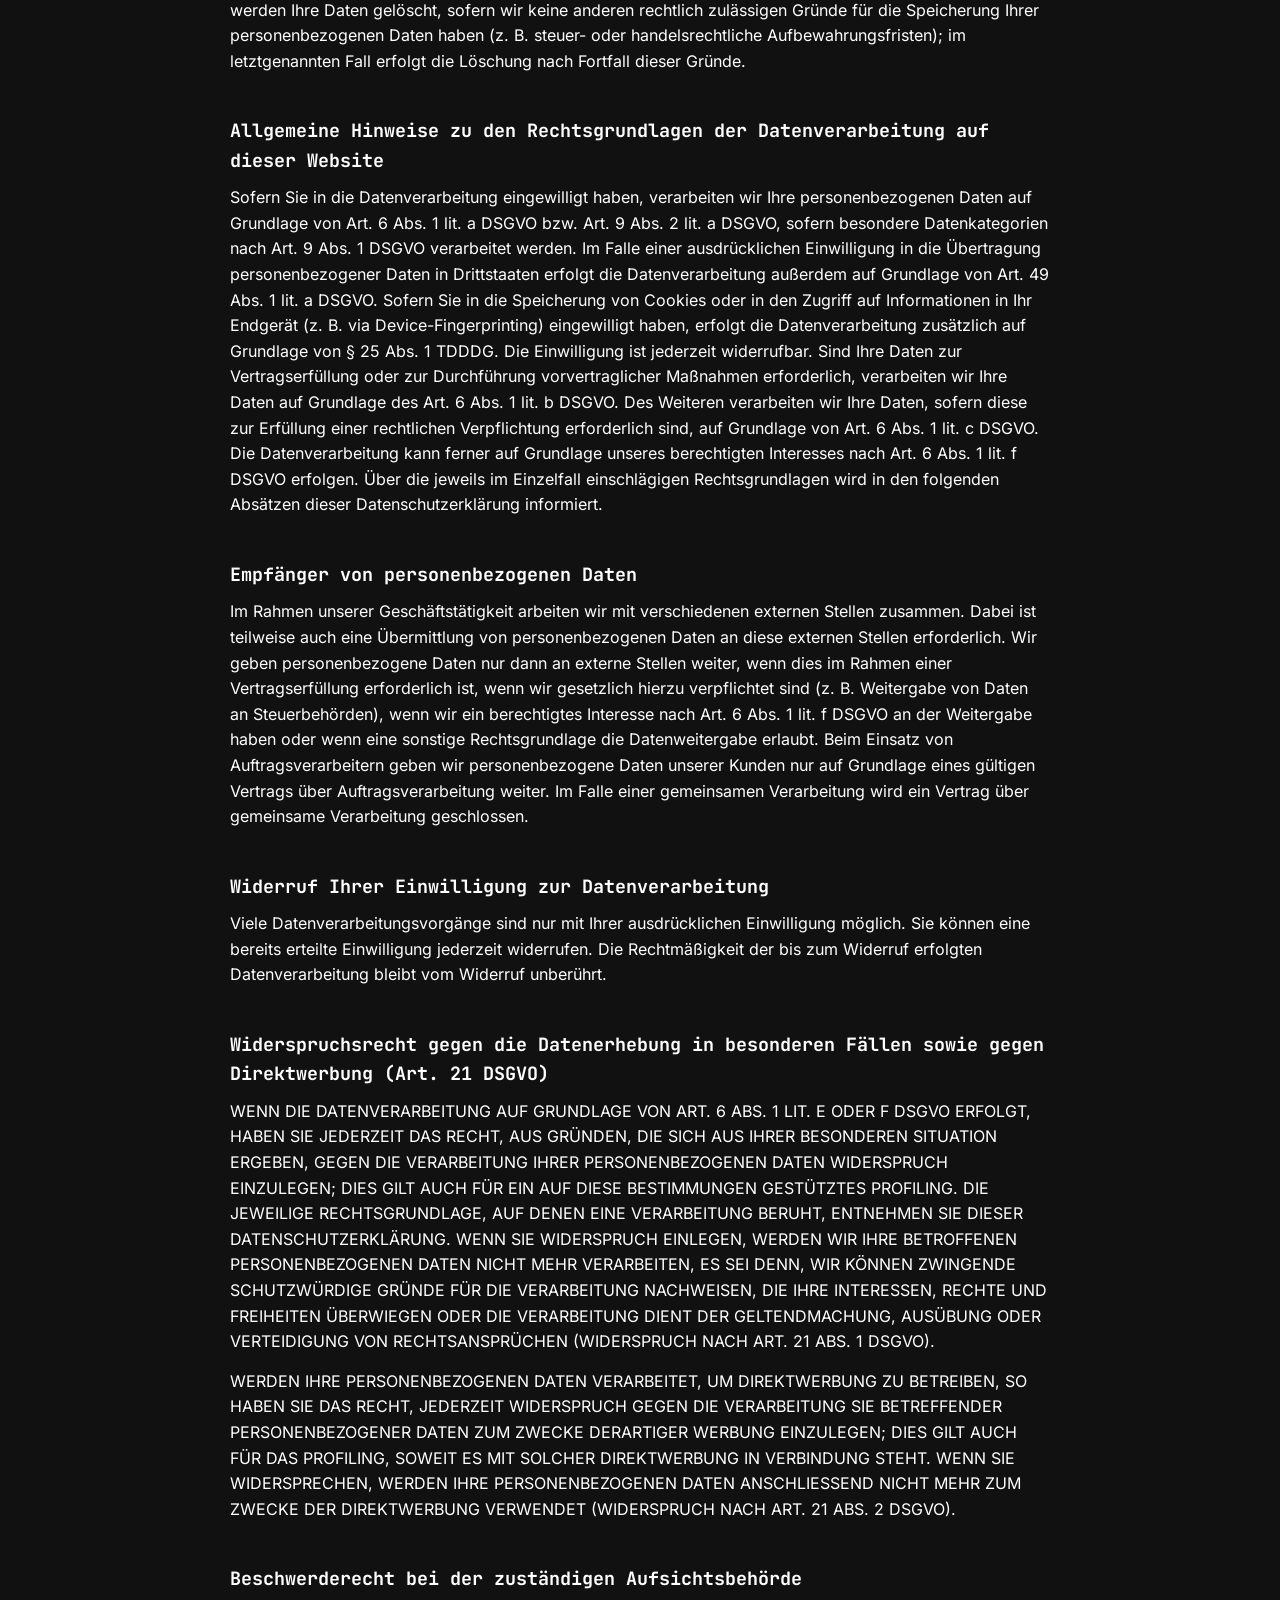
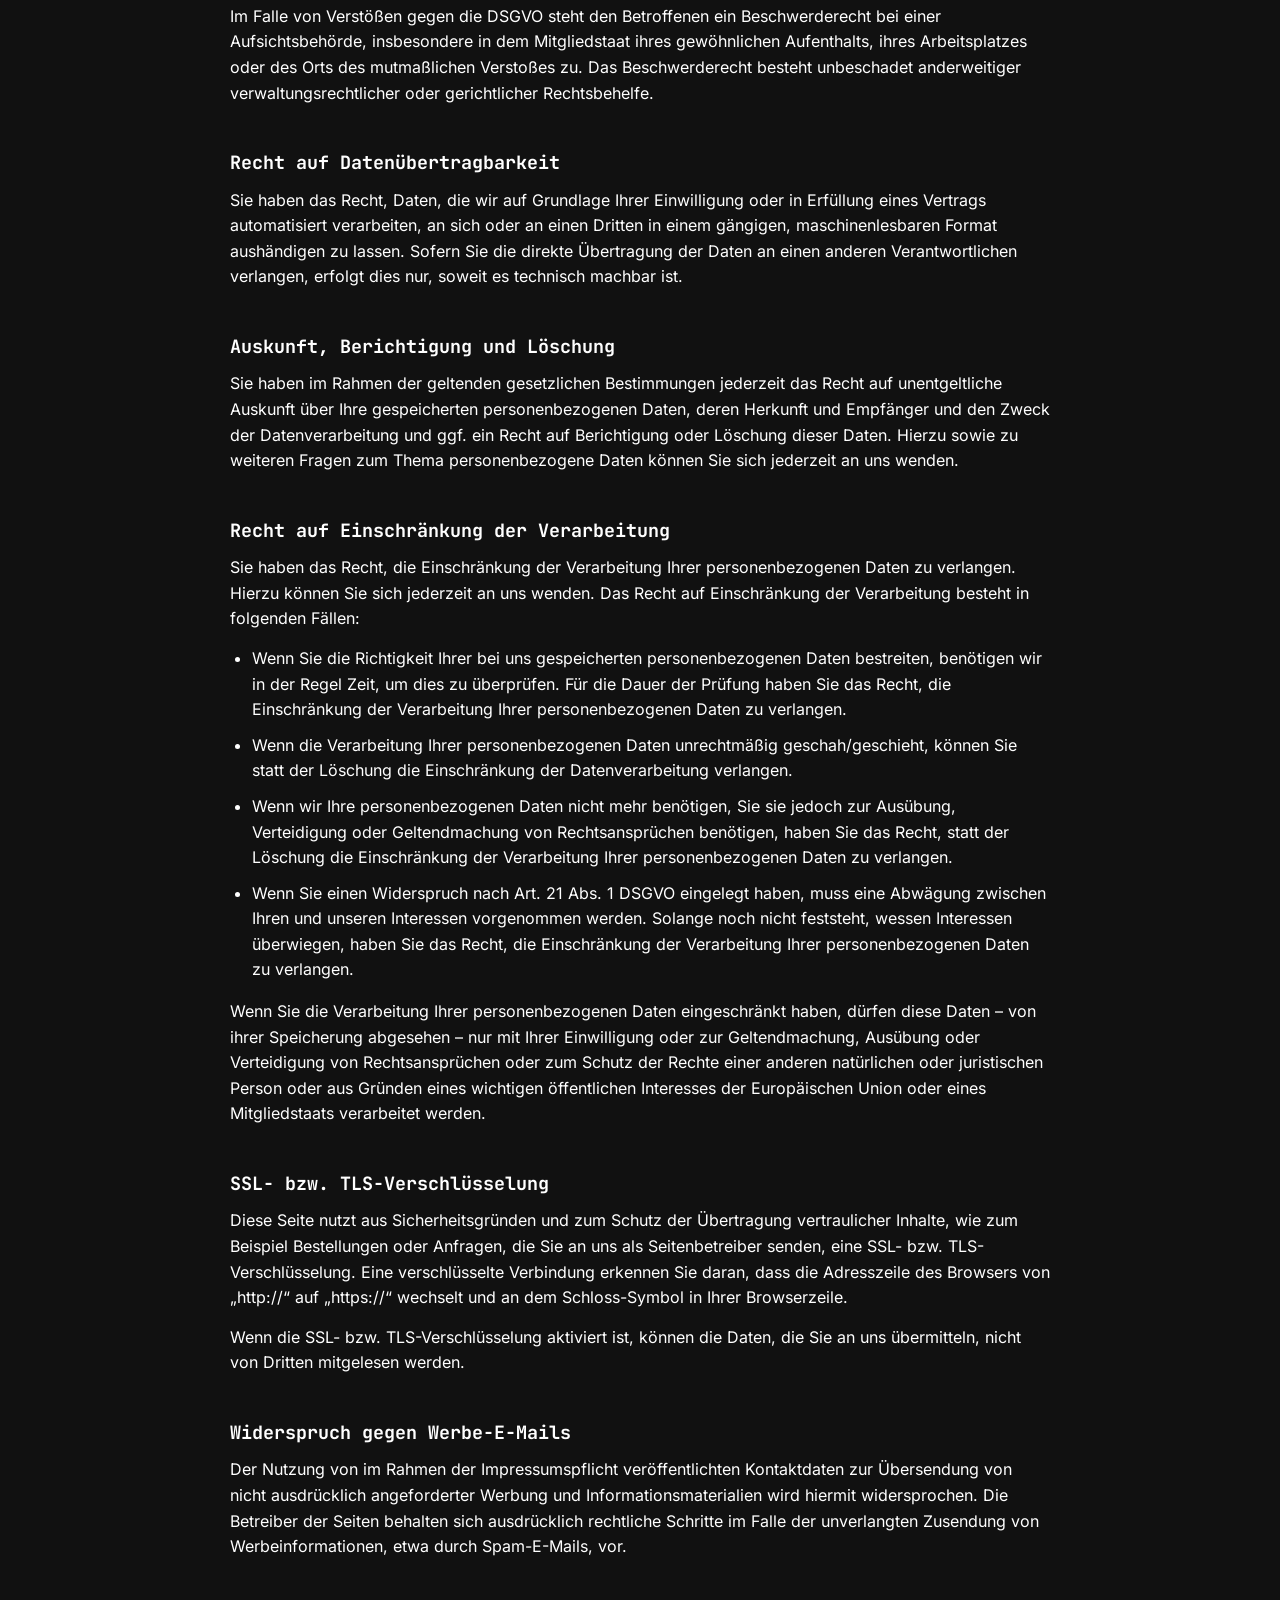
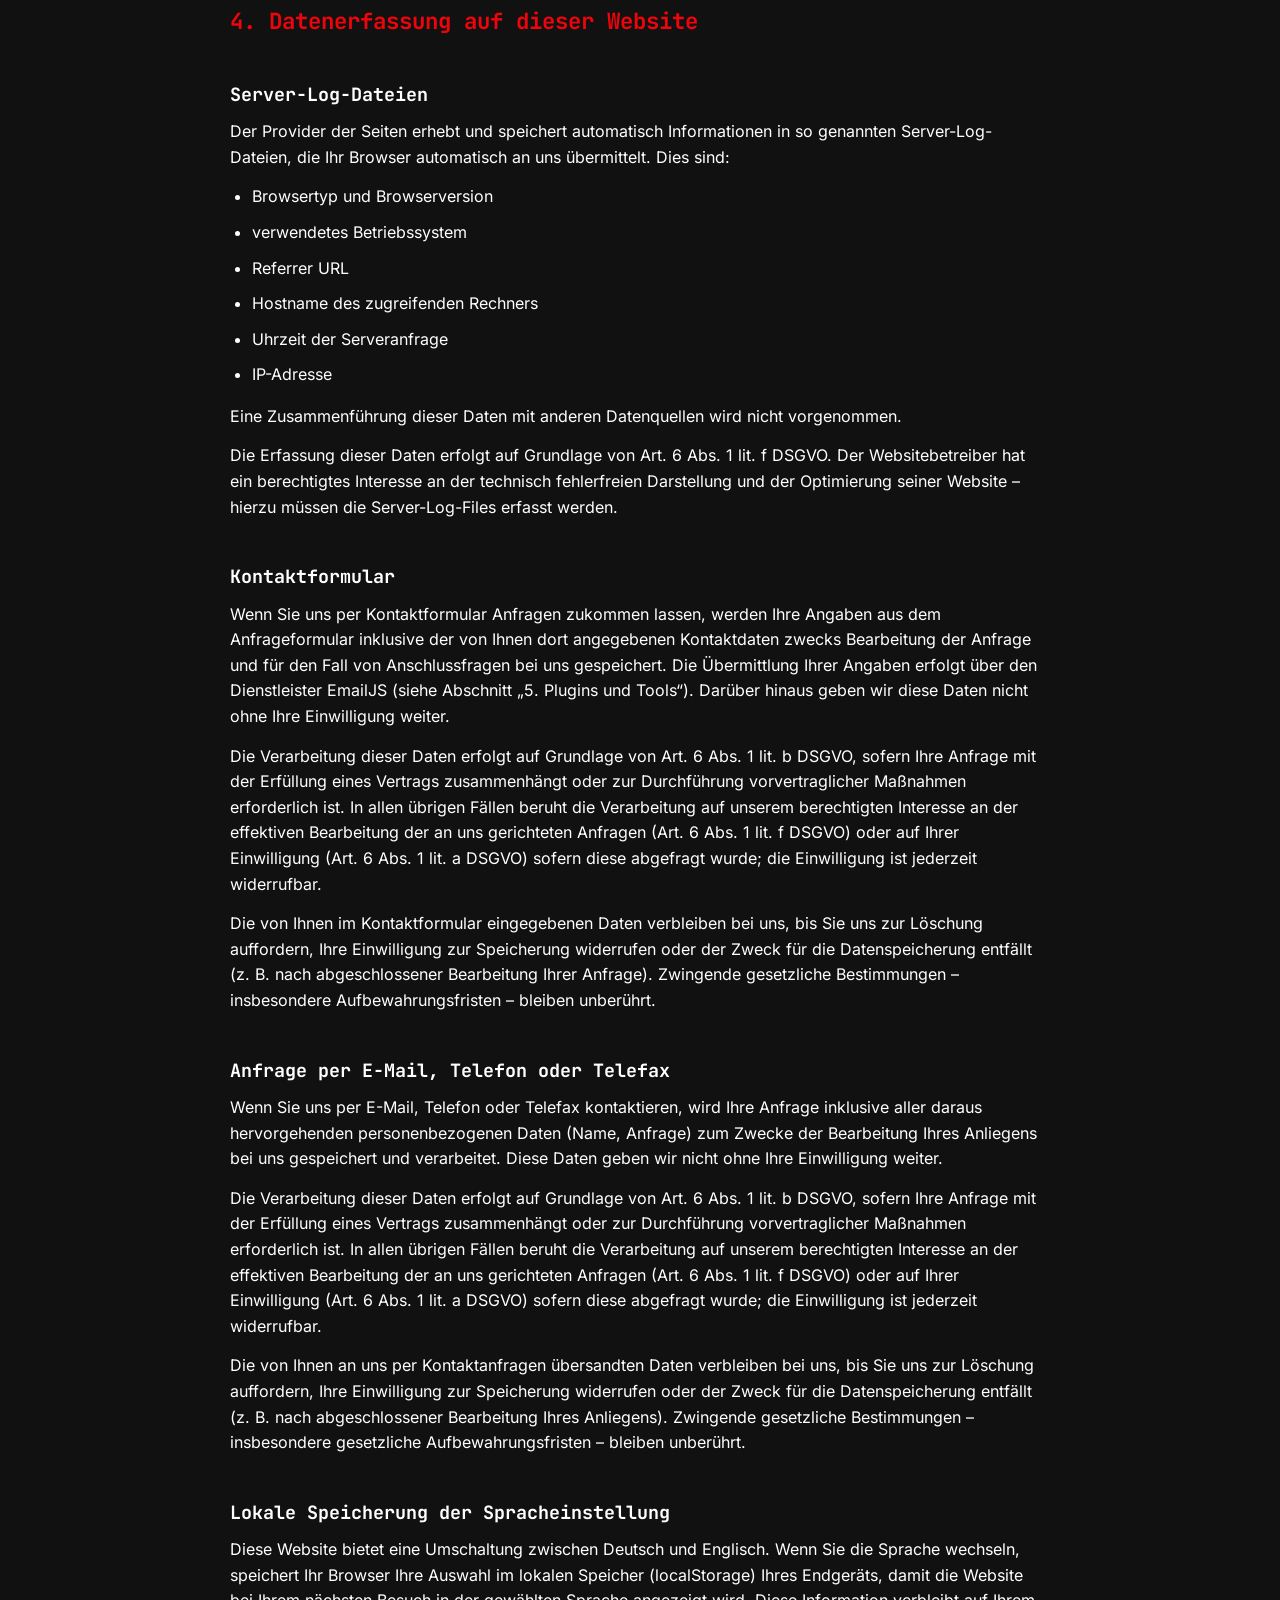
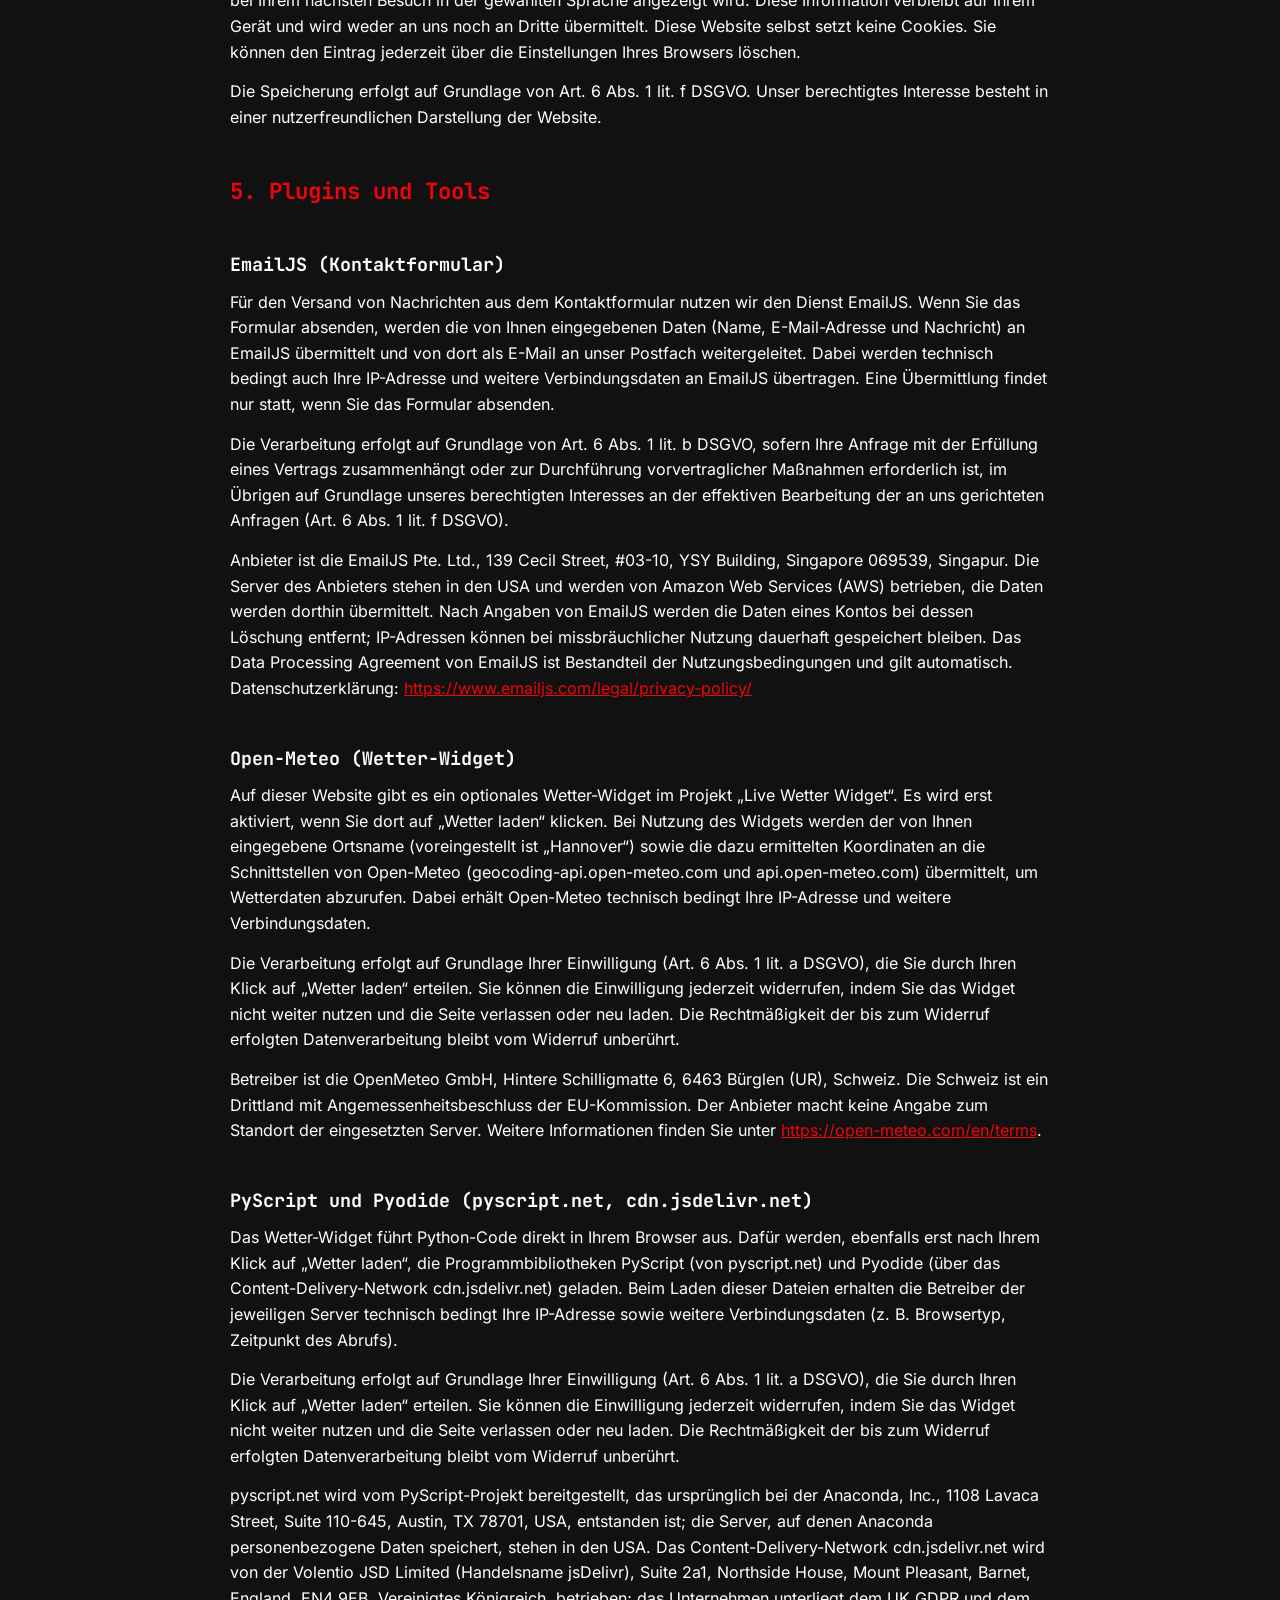
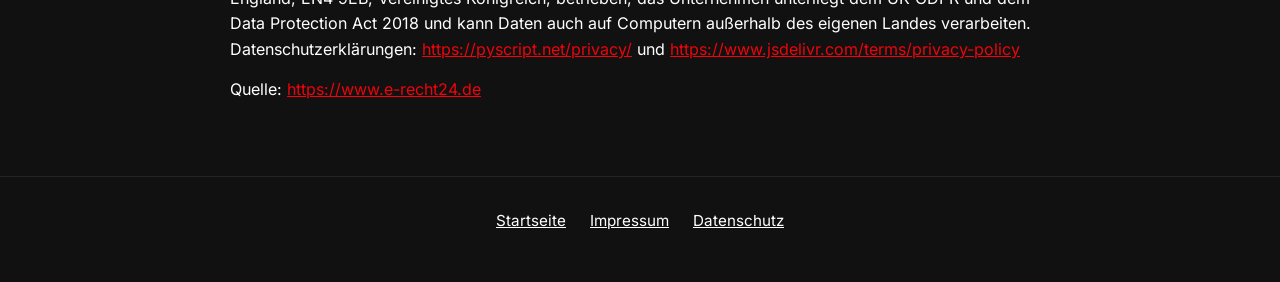
<file: datenschutz.html>
<!DOCTYPE html>
<!-- ⚖️ Datenschutzerklärung (Rechtsseite) — Textquelle: e-recht24-Generator, Vorlage von Dennis -->
<!-- Hinweis: Der Text wurde 1:1 aus der Textversion des Generators übernommen und nur in HTML-Struktur gebracht. -->

<html lang="de">
<!-- lang="de" = Diese Rechtsseite ist (zunächst) nur auf Deutsch -->

<head>
  <meta charset="UTF-8">
  <meta name="viewport" content="width=device-width, initial-scale=1.0">

  <!-- 🎨 CSS STYLESHEET (gleiches Design wie die Startseite) -->
  <link rel="stylesheet" href="style/style.css">

  <!-- 🔤 SCHRIFTEN: gleiche Schriften wie auf der Startseite, jetzt lokal
       aus fonts/ geladen (@font-face in style/style.css) -->

  <!-- 🌐 PAGE TITLE: Text im Browser-Tab -->
  <title>Datenschutzerklärung | Dennis Poglitsch</title>
</head>

<body>
  <!-- 📋 HEADER: gleiche Leiste wie auf der Startseite (nur ohne Sprachumschalter) -->
  <header>
    <div class="header_content">
      <span>
        <a href="index.html">← Zurück zur Startseite</a>
        <a href="impressum.html">Impressum</a>
      </span>
    </div>
  </header>

  <!-- 🎯 MAIN: Inhalt der Rechtsseite -->
  <main class="legal_main">
    <article class="legal_inhalt">
      <h1>Datenschutzerklärung</h1>
      <h2>1. Datenschutz auf einen Blick</h2>
      <h3>Allgemeine Hinweise</h3>
      <p>Die folgenden Hinweise geben einen einfachen Überblick darüber, was mit Ihren personenbezogenen Daten passiert, wenn Sie diese Website besuchen. Personenbezogene Daten sind alle Daten, mit denen Sie persönlich identifiziert werden können. Ausführliche Informationen zum Thema Datenschutz entnehmen Sie unserer unter diesem Text aufgeführten Datenschutzerklärung.</p>
      <h3>Datenerfassung auf dieser Website</h3>
      <h4>Wer ist verantwortlich für die Datenerfassung auf dieser Website?</h4>
      <p>Die Datenverarbeitung auf dieser Website erfolgt durch den Websitebetreiber. Dessen Kontaktdaten können Sie dem Abschnitt „Hinweis zur verantwortlichen Stelle“ in dieser Datenschutzerklärung entnehmen.</p>
      <h4>Wie erfassen wir Ihre Daten?</h4>
      <p>Ihre Daten werden zum einen dadurch erhoben, dass Sie uns diese mitteilen. Hierbei kann es sich z. B. um Daten handeln, die Sie in ein Kontaktformular eingeben.</p>
      <p>Andere Daten werden automatisch oder nach Ihrer Einwilligung beim Besuch der Website durch unsere IT-Systeme erfasst. Das sind vor allem technische Daten (z. B. Internetbrowser, Betriebssystem oder Uhrzeit des Seitenaufrufs). Die Erfassung dieser Daten erfolgt automatisch, sobald Sie diese Website betreten.</p>
      <h4>Wofür nutzen wir Ihre Daten?</h4>
      <p>Ein Teil der Daten wird erhoben, um eine fehlerfreie Bereitstellung der Website zu gewährleisten. Sofern über die Website Verträge geschlossen oder angebahnt werden können, werden die übermittelten Daten auch für Vertragsangebote, Bestellungen oder sonstige Auftragsanfragen verarbeitet.</p>
      <h4>Welche Rechte haben Sie bezüglich Ihrer Daten?</h4>
      <p>Sie haben jederzeit das Recht, unentgeltlich Auskunft über Herkunft, Empfänger und Zweck Ihrer gespeicherten personenbezogenen Daten zu erhalten. Sie haben außerdem ein Recht, die Berichtigung oder Löschung dieser Daten zu verlangen. Wenn Sie eine Einwilligung zur Datenverarbeitung erteilt haben, können Sie diese Einwilligung jederzeit für die Zukunft widerrufen. Außerdem haben Sie das Recht, unter bestimmten Umständen die Einschränkung der Verarbeitung Ihrer personenbezogenen Daten zu verlangen. Des Weiteren steht Ihnen ein Beschwerderecht bei der zuständigen Aufsichtsbehörde zu.</p>
      <p>Hierzu sowie zu weiteren Fragen zum Thema Datenschutz können Sie sich jederzeit an uns wenden.</p>
      <h3>Tools von Drittanbietern</h3>
      <p>Diese Website setzt keine Analyse- oder Tracking-Tools ein. Ihr Surf-Verhalten wird nicht statistisch ausgewertet.</p>
      <p>Für das Kontaktformular sowie für das optionale Wetter-Widget werden Dienste von Drittanbietern genutzt. Detaillierte Informationen hierzu finden Sie im Abschnitt „5. Plugins und Tools“ dieser Datenschutzerklärung.</p>
      <h2>2. Hosting</h2>
      <p>Wir hosten die Inhalte unserer Website bei folgendem Anbieter:</p>
      <h3>Externes Hosting</h3>
      <p>Diese Website wird extern gehostet. Die personenbezogenen Daten, die auf dieser Website erfasst werden, werden auf den Servern des Hosters / der Hoster gespeichert. Hierbei kann es sich v. a. um IP-Adressen, Kontaktanfragen, Meta- und Kommunikationsdaten, Vertragsdaten, Kontaktdaten, Namen, Websitezugriffe und sonstige Daten, die über eine Website generiert werden, handeln.</p>
      <p>Das externe Hosting erfolgt zum Zwecke der Vertragserfüllung gegenüber unseren potenziellen und bestehenden Kunden (Art. 6 Abs. 1 lit. b DSGVO) und im Interesse einer sicheren, schnellen und effizienten Bereitstellung unseres Online-Angebots durch einen professionellen Anbieter (Art. 6 Abs. 1 lit. f DSGVO). Sofern eine entsprechende Einwilligung abgefragt wurde, erfolgt die Verarbeitung ausschließlich auf Grundlage von Art. 6 Abs. 1 lit. a DSGVO und § 25 Abs. 1 TDDDG, soweit die Einwilligung die Speicherung von Cookies oder den Zugriff auf Informationen im Endgerät des Nutzers (z. B. Device-Fingerprinting) im Sinne des TDDDG umfasst. Die Einwilligung ist jederzeit widerrufbar.</p>
      <p>Unser(e) Hoster wird bzw. werden Ihre Daten nur insoweit verarbeiten, wie dies zur Erfüllung seiner Leistungspflichten erforderlich ist und unsere Weisungen in Bezug auf diese Daten befolgen.</p>
      <p>Wir setzen folgende(n) Hoster ein:</p>
      <p>GitHub, Inc.</p>
      <p>Die Website wird über den Dienst GitHub Pages bereitgestellt. Beim Aufruf der Website werden technische Daten, insbesondere Ihre IP-Adresse, auf den Servern von GitHub verarbeitet. Dabei kann es zu einer Übermittlung personenbezogener Daten in die USA kommen. Als Verantwortliche nennt GitHub die GitHub, Inc., 88 Colin P. Kelly Jr. St., San Francisco, CA 94107, USA, und die GitHub B.V., Prins Bernhardplein 200, Amsterdam 1097JB, Niederlande. GitHub ist nach dem EU-U.S. Data Privacy Framework (DPF) zertifiziert; der Eintrag in der offiziellen DPF-Liste ist für das EU-U.S. DPF, die UK-Erweiterung und das Swiss-U.S. DPF als „aktiv“ geführt. Weitere Informationen finden Sie in der Datenschutzerklärung von GitHub: <a href="https://docs.github.com/en/site-policy/privacy-policies/github-general-privacy-statement" target="_blank" rel="noopener noreferrer">https://docs.github.com/en/site-policy/privacy-policies/github-general-privacy-statement</a>.</p>
      <h2>3. Allgemeine Hinweise und Pflichtinformationen</h2>
      <h3>Datenschutz</h3>
      <p>Die Betreiber dieser Seiten nehmen den Schutz Ihrer persönlichen Daten sehr ernst. Wir behandeln Ihre personenbezogenen Daten vertraulich und entsprechend den gesetzlichen Datenschutzvorschriften sowie dieser Datenschutzerklärung.</p>
      <p>Wenn Sie diese Website benutzen, werden verschiedene personenbezogene Daten erhoben. Personenbezogene Daten sind Daten, mit denen Sie persönlich identifiziert werden können. Die vorliegende Datenschutzerklärung erläutert, welche Daten wir erheben und wofür wir sie nutzen. Sie erläutert auch, wie und zu welchem Zweck das geschieht.</p>
      <p>Wir weisen darauf hin, dass die Datenübertragung im Internet (z. B. bei der Kommunikation per E-Mail) Sicherheitslücken aufweisen kann. Ein lückenloser Schutz der Daten vor dem Zugriff durch Dritte ist nicht möglich.</p>
      <h3>Hinweis zur verantwortlichen Stelle</h3>
      <p>Die verantwortliche Stelle für die Datenverarbeitung auf dieser Website ist:</p>
      <p>Dennis Poglitsch<br>
      Hilshof 3
      30419 Hannover</p>
      <p>Telefon: +491781032022<br>
      E-Mail: dennis.poglitsch91@gmail.com</p>
      <p>Verantwortliche Stelle ist die natürliche oder juristische Person, die allein oder gemeinsam mit anderen über die Zwecke und Mittel der Verarbeitung von personenbezogenen Daten (z. B. Namen, E-Mail-Adressen o. Ä.) entscheidet.</p>
      <h3>Speicherdauer</h3>
      <p>Soweit innerhalb dieser Datenschutzerklärung keine speziellere Speicherdauer genannt wurde, verbleiben Ihre personenbezogenen Daten bei uns, bis der Zweck für die Datenverarbeitung entfällt. Wenn Sie ein berechtigtes Löschersuchen geltend machen oder eine Einwilligung zur Datenverarbeitung widerrufen, werden Ihre Daten gelöscht, sofern wir keine anderen rechtlich zulässigen Gründe für die Speicherung Ihrer personenbezogenen Daten haben (z. B. steuer- oder handelsrechtliche Aufbewahrungsfristen); im letztgenannten Fall erfolgt die Löschung nach Fortfall dieser Gründe.</p>
      <h3>Allgemeine Hinweise zu den Rechtsgrundlagen der Datenverarbeitung auf dieser Website</h3>
      <p>Sofern Sie in die Datenverarbeitung eingewilligt haben, verarbeiten wir Ihre personenbezogenen Daten auf Grundlage von Art. 6 Abs. 1 lit. a DSGVO bzw. Art. 9 Abs. 2 lit. a DSGVO, sofern besondere Datenkategorien nach Art. 9 Abs. 1 DSGVO verarbeitet werden. Im Falle einer ausdrücklichen Einwilligung in die Übertragung personenbezogener Daten in Drittstaaten erfolgt die Datenverarbeitung außerdem auf Grundlage von Art. 49 Abs. 1 lit. a DSGVO. Sofern Sie in die Speicherung von Cookies oder in den Zugriff auf Informationen in Ihr Endgerät (z. B. via Device-Fingerprinting) eingewilligt haben, erfolgt die Datenverarbeitung zusätzlich auf Grundlage von § 25 Abs. 1 TDDDG. Die Einwilligung ist jederzeit widerrufbar. Sind Ihre Daten zur Vertragserfüllung oder zur Durchführung vorvertraglicher Maßnahmen erforderlich, verarbeiten wir Ihre Daten auf Grundlage des Art. 6 Abs. 1 lit. b DSGVO. Des Weiteren verarbeiten wir Ihre Daten, sofern diese zur Erfüllung einer rechtlichen Verpflichtung erforderlich sind, auf Grundlage von Art. 6 Abs. 1 lit. c DSGVO. Die Datenverarbeitung kann ferner auf Grundlage unseres berechtigten Interesses nach Art. 6 Abs. 1 lit. f DSGVO erfolgen. Über die jeweils im Einzelfall einschlägigen Rechtsgrundlagen wird in den folgenden Absätzen dieser Datenschutzerklärung informiert.</p>
      <h3>Empfänger von personenbezogenen Daten</h3>
      <p>Im Rahmen unserer Geschäftstätigkeit arbeiten wir mit verschiedenen externen Stellen zusammen. Dabei ist teilweise auch eine Übermittlung von personenbezogenen Daten an diese externen Stellen erforderlich. Wir geben personenbezogene Daten nur dann an externe Stellen weiter, wenn dies im Rahmen einer Vertragserfüllung erforderlich ist, wenn wir gesetzlich hierzu verpflichtet sind (z. B. Weitergabe von Daten an Steuerbehörden), wenn wir ein berechtigtes Interesse nach Art. 6 Abs. 1 lit. f DSGVO an der Weitergabe haben oder wenn eine sonstige Rechtsgrundlage die Datenweitergabe erlaubt. Beim Einsatz von Auftragsverarbeitern geben wir personenbezogene Daten unserer Kunden nur auf Grundlage eines gültigen Vertrags über Auftragsverarbeitung weiter. Im Falle einer gemeinsamen Verarbeitung wird ein Vertrag über gemeinsame Verarbeitung geschlossen.</p>
      <h3>Widerruf Ihrer Einwilligung zur Datenverarbeitung</h3>
      <p>Viele Datenverarbeitungsvorgänge sind nur mit Ihrer ausdrücklichen Einwilligung möglich. Sie können eine bereits erteilte Einwilligung jederzeit widerrufen. Die Rechtmäßigkeit der bis zum Widerruf erfolgten Datenverarbeitung bleibt vom Widerruf unberührt.</p>
      <h3>Widerspruchsrecht gegen die Datenerhebung in besonderen Fällen sowie gegen Direktwerbung (Art. 21 DSGVO)</h3>
      <p>WENN DIE DATENVERARBEITUNG AUF GRUNDLAGE VON ART. 6 ABS. 1 LIT. E ODER F DSGVO ERFOLGT, HABEN SIE JEDERZEIT DAS RECHT, AUS GRÜNDEN, DIE SICH AUS IHRER BESONDEREN SITUATION ERGEBEN, GEGEN DIE VERARBEITUNG IHRER PERSONENBEZOGENEN DATEN WIDERSPRUCH EINZULEGEN; DIES GILT AUCH FÜR EIN AUF DIESE BESTIMMUNGEN GESTÜTZTES PROFILING. DIE JEWEILIGE RECHTSGRUNDLAGE, AUF DENEN EINE VERARBEITUNG BERUHT, ENTNEHMEN SIE DIESER DATENSCHUTZERKLÄRUNG. WENN SIE WIDERSPRUCH EINLEGEN, WERDEN WIR IHRE BETROFFENEN PERSONENBEZOGENEN DATEN NICHT MEHR VERARBEITEN, ES SEI DENN, WIR KÖNNEN ZWINGENDE SCHUTZWÜRDIGE GRÜNDE FÜR DIE VERARBEITUNG NACHWEISEN, DIE IHRE INTERESSEN, RECHTE UND FREIHEITEN ÜBERWIEGEN ODER DIE VERARBEITUNG DIENT DER GELTENDMACHUNG, AUSÜBUNG ODER VERTEIDIGUNG VON RECHTSANSPRÜCHEN (WIDERSPRUCH NACH ART. 21 ABS. 1 DSGVO).</p>
      <p>WERDEN IHRE PERSONENBEZOGENEN DATEN VERARBEITET, UM DIREKTWERBUNG ZU BETREIBEN, SO HABEN SIE DAS RECHT, JEDERZEIT WIDERSPRUCH GEGEN DIE VERARBEITUNG SIE BETREFFENDER PERSONENBEZOGENER DATEN ZUM ZWECKE DERARTIGER WERBUNG EINZULEGEN; DIES GILT AUCH FÜR DAS PROFILING, SOWEIT ES MIT SOLCHER DIREKTWERBUNG IN VERBINDUNG STEHT. WENN SIE WIDERSPRECHEN, WERDEN IHRE PERSONENBEZOGENEN DATEN ANSCHLIESSEND NICHT MEHR ZUM ZWECKE DER DIREKTWERBUNG VERWENDET (WIDERSPRUCH NACH ART. 21 ABS. 2 DSGVO).</p>
      <h3>Beschwerderecht bei der zuständigen Aufsichtsbehörde</h3>
      <p>Im Falle von Verstößen gegen die DSGVO steht den Betroffenen ein Beschwerderecht bei einer Aufsichtsbehörde, insbesondere in dem Mitgliedstaat ihres gewöhnlichen Aufenthalts, ihres Arbeitsplatzes oder des Orts des mutmaßlichen Verstoßes zu. Das Beschwerderecht besteht unbeschadet anderweitiger verwaltungsrechtlicher oder gerichtlicher Rechtsbehelfe.</p>
      <h3>Recht auf Datenübertragbarkeit</h3>
      <p>Sie haben das Recht, Daten, die wir auf Grundlage Ihrer Einwilligung oder in Erfüllung eines Vertrags automatisiert verarbeiten, an sich oder an einen Dritten in einem gängigen, maschinenlesbaren Format aushändigen zu lassen. Sofern Sie die direkte Übertragung der Daten an einen anderen Verantwortlichen verlangen, erfolgt dies nur, soweit es technisch machbar ist.</p>
      <h3>Auskunft, Berichtigung und Löschung</h3>
      <p>Sie haben im Rahmen der geltenden gesetzlichen Bestimmungen jederzeit das Recht auf unentgeltliche Auskunft über Ihre gespeicherten personenbezogenen Daten, deren Herkunft und Empfänger und den Zweck der Datenverarbeitung und ggf. ein Recht auf Berichtigung oder Löschung dieser Daten. Hierzu sowie zu weiteren Fragen zum Thema personenbezogene Daten können Sie sich jederzeit an uns wenden.</p>
      <h3>Recht auf Einschränkung der Verarbeitung</h3>
      <p>Sie haben das Recht, die Einschränkung der Verarbeitung Ihrer personenbezogenen Daten zu verlangen. Hierzu können Sie sich jederzeit an uns wenden. Das Recht auf Einschränkung der Verarbeitung besteht in folgenden Fällen:</p>
      <ul>
        <li>Wenn Sie die Richtigkeit Ihrer bei uns gespeicherten personenbezogenen Daten bestreiten, benötigen wir in der Regel Zeit, um dies zu überprüfen. Für die Dauer der Prüfung haben Sie das Recht, die Einschränkung der Verarbeitung Ihrer personenbezogenen Daten zu verlangen.</li>
        <li>Wenn die Verarbeitung Ihrer personenbezogenen Daten unrechtmäßig geschah/geschieht, können Sie statt der Löschung die Einschränkung der Datenverarbeitung verlangen.</li>
        <li>Wenn wir Ihre personenbezogenen Daten nicht mehr benötigen, Sie sie jedoch zur Ausübung, Verteidigung oder Geltendmachung von Rechtsansprüchen benötigen, haben Sie das Recht, statt der Löschung die Einschränkung der Verarbeitung Ihrer personenbezogenen Daten zu verlangen.</li>
        <li>Wenn Sie einen Widerspruch nach Art. 21 Abs. 1 DSGVO eingelegt haben, muss eine Abwägung zwischen Ihren und unseren Interessen vorgenommen werden. Solange noch nicht feststeht, wessen Interessen überwiegen, haben Sie das Recht, die Einschränkung der Verarbeitung Ihrer personenbezogenen Daten zu verlangen.</li>
      </ul>
      <p>Wenn Sie die Verarbeitung Ihrer personenbezogenen Daten eingeschränkt haben, dürfen diese Daten – von ihrer Speicherung abgesehen – nur mit Ihrer Einwilligung oder zur Geltendmachung, Ausübung oder Verteidigung von Rechtsansprüchen oder zum Schutz der Rechte einer anderen natürlichen oder juristischen Person oder aus Gründen eines wichtigen öffentlichen Interesses der Europäischen Union oder eines Mitgliedstaats verarbeitet werden.</p>
      <h3>SSL- bzw. TLS-Verschlüsselung</h3>
      <p>Diese Seite nutzt aus Sicherheitsgründen und zum Schutz der Übertragung vertraulicher Inhalte, wie zum Beispiel Bestellungen oder Anfragen, die Sie an uns als Seitenbetreiber senden, eine SSL- bzw. TLS-Verschlüsselung. Eine verschlüsselte Verbindung erkennen Sie daran, dass die Adresszeile des Browsers von „http://“ auf „https://“ wechselt und an dem Schloss-Symbol in Ihrer Browserzeile.</p>
      <p>Wenn die SSL- bzw. TLS-Verschlüsselung aktiviert ist, können die Daten, die Sie an uns übermitteln, nicht von Dritten mitgelesen werden.</p>
      <h3>Widerspruch gegen Werbe-E-Mails</h3>
      <p>Der Nutzung von im Rahmen der Impressumspflicht veröffentlichten Kontaktdaten zur Übersendung von nicht ausdrücklich angeforderter Werbung und Informationsmaterialien wird hiermit widersprochen. Die Betreiber der Seiten behalten sich ausdrücklich rechtliche Schritte im Falle der unverlangten Zusendung von Werbeinformationen, etwa durch Spam-E-Mails, vor.</p>
      <h2>4. Datenerfassung auf dieser Website</h2>
      <h3>Server-Log-Dateien</h3>
      <p>Der Provider der Seiten erhebt und speichert automatisch Informationen in so genannten Server-Log-Dateien, die Ihr Browser automatisch an uns übermittelt. Dies sind:</p>
      <ul>
        <li>Browsertyp und Browserversion</li>
        <li>verwendetes Betriebssystem</li>
        <li>Referrer URL</li>
        <li>Hostname des zugreifenden Rechners</li>
        <li>Uhrzeit der Serveranfrage</li>
        <li>IP-Adresse</li>
      </ul>
      <p>Eine Zusammenführung dieser Daten mit anderen Datenquellen wird nicht vorgenommen.</p>
      <p>Die Erfassung dieser Daten erfolgt auf Grundlage von Art. 6 Abs. 1 lit. f DSGVO. Der Websitebetreiber hat ein berechtigtes Interesse an der technisch fehlerfreien Darstellung und der Optimierung seiner Website – hierzu müssen die Server-Log-Files erfasst werden.</p>
      <h3>Kontaktformular</h3>
      <p>Wenn Sie uns per Kontaktformular Anfragen zukommen lassen, werden Ihre Angaben aus dem Anfrageformular inklusive der von Ihnen dort angegebenen Kontaktdaten zwecks Bearbeitung der Anfrage und für den Fall von Anschlussfragen bei uns gespeichert. Die Übermittlung Ihrer Angaben erfolgt über den Dienstleister EmailJS (siehe Abschnitt „5. Plugins und Tools“). Darüber hinaus geben wir diese Daten nicht ohne Ihre Einwilligung weiter.</p>
      <p>Die Verarbeitung dieser Daten erfolgt auf Grundlage von Art. 6 Abs. 1 lit. b DSGVO, sofern Ihre Anfrage mit der Erfüllung eines Vertrags zusammenhängt oder zur Durchführung vorvertraglicher Maßnahmen erforderlich ist. In allen übrigen Fällen beruht die Verarbeitung auf unserem berechtigten Interesse an der effektiven Bearbeitung der an uns gerichteten Anfragen (Art. 6 Abs. 1 lit. f DSGVO) oder auf Ihrer Einwilligung (Art. 6 Abs. 1 lit. a DSGVO) sofern diese abgefragt wurde; die Einwilligung ist jederzeit widerrufbar.</p>
      <p>Die von Ihnen im Kontaktformular eingegebenen Daten verbleiben bei uns, bis Sie uns zur Löschung auffordern, Ihre Einwilligung zur Speicherung widerrufen oder der Zweck für die Datenspeicherung entfällt (z. B. nach abgeschlossener Bearbeitung Ihrer Anfrage). Zwingende gesetzliche Bestimmungen – insbesondere Aufbewahrungsfristen – bleiben unberührt.</p>
      <h3>Anfrage per E-Mail, Telefon oder Telefax</h3>
      <p>Wenn Sie uns per E-Mail, Telefon oder Telefax kontaktieren, wird Ihre Anfrage inklusive aller daraus hervorgehenden personenbezogenen Daten (Name, Anfrage) zum Zwecke der Bearbeitung Ihres Anliegens bei uns gespeichert und verarbeitet. Diese Daten geben wir nicht ohne Ihre Einwilligung weiter.</p>
      <p>Die Verarbeitung dieser Daten erfolgt auf Grundlage von Art. 6 Abs. 1 lit. b DSGVO, sofern Ihre Anfrage mit der Erfüllung eines Vertrags zusammenhängt oder zur Durchführung vorvertraglicher Maßnahmen erforderlich ist. In allen übrigen Fällen beruht die Verarbeitung auf unserem berechtigten Interesse an der effektiven Bearbeitung der an uns gerichteten Anfragen (Art. 6 Abs. 1 lit. f DSGVO) oder auf Ihrer Einwilligung (Art. 6 Abs. 1 lit. a DSGVO) sofern diese abgefragt wurde; die Einwilligung ist jederzeit widerrufbar.</p>
      <p>Die von Ihnen an uns per Kontaktanfragen übersandten Daten verbleiben bei uns, bis Sie uns zur Löschung auffordern, Ihre Einwilligung zur Speicherung widerrufen oder der Zweck für die Datenspeicherung entfällt (z. B. nach abgeschlossener Bearbeitung Ihres Anliegens). Zwingende gesetzliche Bestimmungen – insbesondere gesetzliche Aufbewahrungsfristen – bleiben unberührt.</p>
      <h3>Lokale Speicherung der Spracheinstellung</h3>
      <p>Diese Website bietet eine Umschaltung zwischen Deutsch und Englisch. Wenn Sie die Sprache wechseln, speichert Ihr Browser Ihre Auswahl im lokalen Speicher (localStorage) Ihres Endgeräts, damit die Website bei Ihrem nächsten Besuch in der gewählten Sprache angezeigt wird. Diese Information verbleibt auf Ihrem Gerät und wird weder an uns noch an Dritte übermittelt. Diese Website selbst setzt keine Cookies. Sie können den Eintrag jederzeit über die Einstellungen Ihres Browsers löschen.</p>
      <p>Die Speicherung erfolgt auf Grundlage von Art. 6 Abs. 1 lit. f DSGVO. Unser berechtigtes Interesse besteht in einer nutzerfreundlichen Darstellung der Website.</p>
      <h2>5. Plugins und Tools</h2>
      <h3>EmailJS (Kontaktformular)</h3>
      <p>Für den Versand von Nachrichten aus dem Kontaktformular nutzen wir den Dienst EmailJS. Wenn Sie das Formular absenden, werden die von Ihnen eingegebenen Daten (Name, E-Mail-Adresse und Nachricht) an EmailJS übermittelt und von dort als E-Mail an unser Postfach weitergeleitet. Dabei werden technisch bedingt auch Ihre IP-Adresse und weitere Verbindungsdaten an EmailJS übertragen. Eine Übermittlung findet nur statt, wenn Sie das Formular absenden.</p>
      <p>Die Verarbeitung erfolgt auf Grundlage von Art. 6 Abs. 1 lit. b DSGVO, sofern Ihre Anfrage mit der Erfüllung eines Vertrags zusammenhängt oder zur Durchführung vorvertraglicher Maßnahmen erforderlich ist, im Übrigen auf Grundlage unseres berechtigten Interesses an der effektiven Bearbeitung der an uns gerichteten Anfragen (Art. 6 Abs. 1 lit. f DSGVO).</p>
      <p>Anbieter ist die EmailJS Pte. Ltd., 139 Cecil Street, #03-10, YSY Building, Singapore 069539, Singapur. Die Server des Anbieters stehen in den USA und werden von Amazon Web Services (AWS) betrieben, die Daten werden dorthin übermittelt. Nach Angaben von EmailJS werden die Daten eines Kontos bei dessen Löschung entfernt; IP-Adressen können bei missbräuchlicher Nutzung dauerhaft gespeichert bleiben. Das Data Processing Agreement von EmailJS ist Bestandteil der Nutzungsbedingungen und gilt automatisch. Datenschutzerklärung: <a href="https://www.emailjs.com/legal/privacy-policy/" target="_blank" rel="noopener noreferrer">https://www.emailjs.com/legal/privacy-policy/</a></p>
      <h3>Open-Meteo (Wetter-Widget)</h3>
      <p>Auf dieser Website gibt es ein optionales Wetter-Widget im Projekt „Live Wetter Widget“. Es wird erst aktiviert, wenn Sie dort auf „Wetter laden“ klicken. Bei Nutzung des Widgets werden der von Ihnen eingegebene Ortsname (voreingestellt ist „Hannover“) sowie die dazu ermittelten Koordinaten an die Schnittstellen von Open-Meteo (geocoding-api.open-meteo.com und api.open-meteo.com) übermittelt, um Wetterdaten abzurufen. Dabei erhält Open-Meteo technisch bedingt Ihre IP-Adresse und weitere Verbindungsdaten.</p>
      <p>Die Verarbeitung erfolgt auf Grundlage Ihrer Einwilligung (Art. 6 Abs. 1 lit. a DSGVO), die Sie durch Ihren Klick auf „Wetter laden“ erteilen. Sie können die Einwilligung jederzeit widerrufen, indem Sie das Widget nicht weiter nutzen und die Seite verlassen oder neu laden. Die Rechtmäßigkeit der bis zum Widerruf erfolgten Datenverarbeitung bleibt vom Widerruf unberührt.</p>
      <p>Betreiber ist die OpenMeteo GmbH, Hintere Schilligmatte 6, 6463 Bürglen (UR), Schweiz. Die Schweiz ist ein Drittland mit Angemessenheitsbeschluss der EU-Kommission. Der Anbieter macht keine Angabe zum Standort der eingesetzten Server. Weitere Informationen finden Sie unter <a href="https://open-meteo.com/en/terms" target="_blank" rel="noopener noreferrer">https://open-meteo.com/en/terms</a>.</p>
      <h3>PyScript und Pyodide (pyscript.net, cdn.jsdelivr.net)</h3>
      <p>Das Wetter-Widget führt Python-Code direkt in Ihrem Browser aus. Dafür werden, ebenfalls erst nach Ihrem Klick auf „Wetter laden“, die Programmbibliotheken PyScript (von pyscript.net) und Pyodide (über das Content-Delivery-Network cdn.jsdelivr.net) geladen. Beim Laden dieser Dateien erhalten die Betreiber der jeweiligen Server technisch bedingt Ihre IP-Adresse sowie weitere Verbindungsdaten (z. B. Browsertyp, Zeitpunkt des Abrufs).</p>
      <p>Die Verarbeitung erfolgt auf Grundlage Ihrer Einwilligung (Art. 6 Abs. 1 lit. a DSGVO), die Sie durch Ihren Klick auf „Wetter laden“ erteilen. Sie können die Einwilligung jederzeit widerrufen, indem Sie das Widget nicht weiter nutzen und die Seite verlassen oder neu laden. Die Rechtmäßigkeit der bis zum Widerruf erfolgten Datenverarbeitung bleibt vom Widerruf unberührt.</p>
      <p>pyscript.net wird vom PyScript-Projekt bereitgestellt, das ursprünglich bei der Anaconda, Inc., 1108 Lavaca Street, Suite 110-645, Austin, TX 78701, USA, entstanden ist; die Server, auf denen Anaconda personenbezogene Daten speichert, stehen in den USA. Das Content-Delivery-Network cdn.jsdelivr.net wird von der Volentio JSD Limited (Handelsname jsDelivr), Suite 2a1, Northside House, Mount Pleasant, Barnet, England, EN4 9EB, Vereinigtes Königreich, betrieben; das Unternehmen unterliegt dem UK GDPR und dem Data Protection Act 2018 und kann Daten auch auf Computern außerhalb des eigenen Landes verarbeiten. Datenschutzerklärungen: <a href="https://pyscript.net/privacy/" target="_blank" rel="noopener noreferrer">https://pyscript.net/privacy/</a> und <a href="https://www.jsdelivr.com/terms/privacy-policy" target="_blank" rel="noopener noreferrer">https://www.jsdelivr.com/terms/privacy-policy</a></p>
      <p>Quelle: <a href="https://www.e-recht24.de" target="_blank" rel="noopener noreferrer">https://www.e-recht24.de</a></p>
    </article>
  </main>

  <!-- 🔗 FOOTER: gleiche Links wie auf der Startseite -->
  <footer class="site_footer">
    <a href="index.html">Startseite</a>
    <a href="impressum.html">Impressum</a>
    <a href="datenschutz.html">Datenschutz</a>
  </footer>
</body>

</html>
</file>
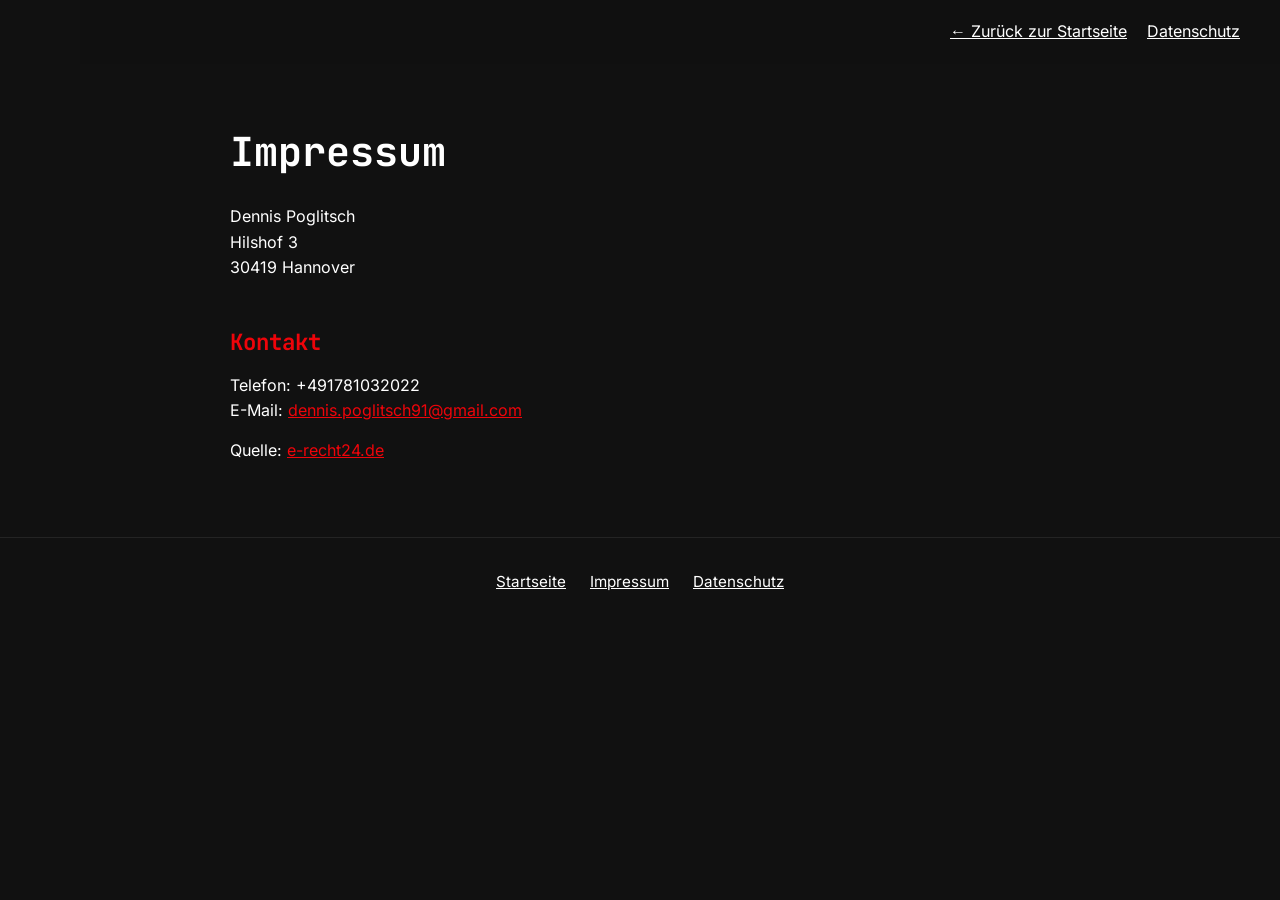
<file: impressum.html>
<!DOCTYPE html>
<!-- ⚖️ Impressum (Rechtsseite) — Textquelle: e-recht24-Generator, Vorlage von Dennis -->
<!-- Hinweis: Dieser Text wurde 1:1 aus dem Generator übernommen und nur in HTML-Struktur gebracht. -->

<html lang="de">
<!-- lang="de" = Diese Rechtsseite ist (zunächst) nur auf Deutsch -->

<head>
  <meta charset="UTF-8">
  <meta name="viewport" content="width=device-width, initial-scale=1.0">

  <!-- 🎨 CSS STYLESHEET (gleiches Design wie die Startseite) -->
  <link rel="stylesheet" href="style/style.css">

  <!-- 🔤 SCHRIFTEN: gleiche Schriften wie auf der Startseite, jetzt lokal
       aus fonts/ geladen (@font-face in style/style.css) -->

  <!-- 🌐 PAGE TITLE: Text im Browser-Tab -->
  <title>Impressum | Dennis Poglitsch</title>
</head>

<body>
  <!-- 📋 HEADER: gleiche Leiste wie auf der Startseite (nur ohne Sprachumschalter) -->
  <header>
    <div class="header_content">
      <span>
        <a href="index.html">← Zurück zur Startseite</a>
        <a href="datenschutz.html">Datenschutz</a>
      </span>
    </div>
  </header>

  <!-- 🎯 MAIN: Inhalt der Rechtsseite -->
  <main class="legal_main">
    <article class="legal_inhalt">
      <h1>Impressum</h1>

      <p>Dennis Poglitsch<br>
      Hilshof 3<br>
      30419 Hannover</p>

      <h2>Kontakt</h2>
      <p>Telefon: +491781032022<br>
      E-Mail: <a href="mailto:dennis.poglitsch91@gmail.com">dennis.poglitsch91@gmail.com</a></p>
      <!-- Telefonnummer von Dennis am 2026-10-18 bestätigt und eingesetzt (davor Generator-Platzhalter [Telefonnummer]). -->

      <p>Quelle: <a href="https://www.e-recht24.de" target="_blank" rel="noopener noreferrer">e-recht24.de</a></p>
    </article>
  </main>

  <!-- 🔗 FOOTER: gleiche Links wie auf der Startseite -->
  <footer class="site_footer">
    <a href="index.html">Startseite</a>
    <a href="impressum.html">Impressum</a>
    <a href="datenschutz.html">Datenschutz</a>
  </footer>
</body>

</html>
</file>
<file: style/style.css>
/* =========================================================
   🔤 SCHRIFTEN (lokal gehostet, kein Google-Fonts-Abruf)
   Quelle: @fontsource/inter 5.3.0 + @fontsource/jetbrains-mono 5.3.0
   (npm-Pakete nur zum Herunterladen, keine Build-Toolchain im Projekt)
   Zeichensatz: latin (deckt deutsche Umlaute ä ö ü ß und € ab)
   Lizenz: SIL Open Font License 1.1 -> fonts/OFL-Inter.txt,
           fonts/OFL-JetBrainsMono.txt
   ========================================================= */

/* Inter = lesbare Schrift für Haupt-Text (Gewichte 300/400/600/700) */
@font-face {
  font-family: 'Inter';
  font-style: normal;
  font-display: swap;
  font-weight: 300;
  src: url(../fonts/inter-latin-300-normal.woff2) format('woff2');
  unicode-range: U+0000-00FF, U+0131, U+0152-0153, U+02BB-02BC, U+02C6, U+02DA, U+02DC, U+0304, U+0308, U+0329, U+2000-206F, U+20AC, U+2122, U+2191, U+2193, U+2212, U+2215, U+FEFF, U+FFFD;
}

@font-face {
  font-family: 'Inter';
  font-style: normal;
  font-display: swap;
  font-weight: 400;
  src: url(../fonts/inter-latin-400-normal.woff2) format('woff2');
  unicode-range: U+0000-00FF, U+0131, U+0152-0153, U+02BB-02BC, U+02C6, U+02DA, U+02DC, U+0304, U+0308, U+0329, U+2000-206F, U+20AC, U+2122, U+2191, U+2193, U+2212, U+2215, U+FEFF, U+FFFD;
}

@font-face {
  font-family: 'Inter';
  font-style: normal;
  font-display: swap;
  font-weight: 600;
  src: url(../fonts/inter-latin-600-normal.woff2) format('woff2');
  unicode-range: U+0000-00FF, U+0131, U+0152-0153, U+02BB-02BC, U+02C6, U+02DA, U+02DC, U+0304, U+0308, U+0329, U+2000-206F, U+20AC, U+2122, U+2191, U+2193, U+2212, U+2215, U+FEFF, U+FFFD;
}

@font-face {
  font-family: 'Inter';
  font-style: normal;
  font-display: swap;
  font-weight: 700;
  src: url(../fonts/inter-latin-700-normal.woff2) format('woff2');
  unicode-range: U+0000-00FF, U+0131, U+0152-0153, U+02BB-02BC, U+02C6, U+02DA, U+02DC, U+0304, U+0308, U+0329, U+2000-206F, U+20AC, U+2122, U+2191, U+2193, U+2212, U+2215, U+FEFF, U+FFFD;
}

/* JetBrains Mono = Monospace-Font für Code-Look (Gewichte 300/400/600/700) */
@font-face {
  font-family: 'JetBrains Mono';
  font-style: normal;
  font-display: swap;
  font-weight: 300;
  src: url(../fonts/jetbrains-mono-latin-300-normal.woff2) format('woff2');
  unicode-range: U+0000-00FF, U+0131, U+0152-0153, U+02BB-02BC, U+02C6, U+02DA, U+02DC, U+0304, U+0308, U+0329, U+2000-206F, U+20AC, U+2122, U+2191, U+2193, U+2212, U+2215, U+FEFF, U+FFFD;
}

@font-face {
  font-family: 'JetBrains Mono';
  font-style: normal;
  font-display: swap;
  font-weight: 400;
  src: url(../fonts/jetbrains-mono-latin-400-normal.woff2) format('woff2');
  unicode-range: U+0000-00FF, U+0131, U+0152-0153, U+02BB-02BC, U+02C6, U+02DA, U+02DC, U+0304, U+0308, U+0329, U+2000-206F, U+20AC, U+2122, U+2191, U+2193, U+2212, U+2215, U+FEFF, U+FFFD;
}

@font-face {
  font-family: 'JetBrains Mono';
  font-style: normal;
  font-display: swap;
  font-weight: 600;
  src: url(../fonts/jetbrains-mono-latin-600-normal.woff2) format('woff2');
  unicode-range: U+0000-00FF, U+0131, U+0152-0153, U+02BB-02BC, U+02C6, U+02DA, U+02DC, U+0304, U+0308, U+0329, U+2000-206F, U+20AC, U+2122, U+2191, U+2193, U+2212, U+2215, U+FEFF, U+FFFD;
}

@font-face {
  font-family: 'JetBrains Mono';
  font-style: normal;
  font-display: swap;
  font-weight: 700;
  src: url(../fonts/jetbrains-mono-latin-700-normal.woff2) format('woff2');
  unicode-range: U+0000-00FF, U+0131, U+0152-0153, U+02BB-02BC, U+02C6, U+02DA, U+02DC, U+0304, U+0308, U+0329, U+2000-206F, U+20AC, U+2122, U+2191, U+2193, U+2212, U+2215, U+FEFF, U+FFFD;
}

/* =========================================================
   🔄 RESET: Alle HTML-Elemente zurücksetzen
   
   Warum? Browser haben Standard-Margin/Padding die oft störend sind.
   Mit RESET fangen wir sauber an mit margin=0, padding=0
   ========================================================= */

* {
  /* * = ALLE HTML-Elemente (universeller Selector) */
  
  margin: 0;
  /* Außenabstand entfernen (Abstand zu anderen Elementen) */
  
  padding: 0;
  /* Innenabstand entfernen (Abstand zwischen Rand und Inhalt) */
  
  box-sizing: border-box;
  /* width = INKLUSIVE Border + Padding (nicht extra groß) */
  /* Das macht Layout berechenbar */
}

/* 🖱️ SELECTION: Wenn Text markiert (mit Maus gezogen) wird */
::selection,
::-moz-selection {
  /* ::selection = Standard, ::-moz-selection = nur Firefox */
  
  background: var(--color_accent);
  /* Hintergrund-Farbe = rot (--color_accent) */
  
  color: #ffffff;
  /* Text-Farbe = weiß */ 
}

/* =========================================================
   💾 CSS-VARIABLEN (Custom Properties)
   
   Diese Werte werden überall verwendet - so änderst du schnell z.B. alle Farben!
   Statt Farbe "rgba(238,4,10,1)" überall zu schreiben, schreibt man einfach var(--color_accent)
   ========================================================= */

:root {
  /* :root = "Dokumenten-Wurzel" (das oberste CSS-Element) */
  /* Variablen hier sind GLOBAL verfügbar für die ganze Seite */

  /* 🔤 FONTS */
  --font_body: 'Inter', sans-serif;
  /* Für Body-Text: Inter Font (lesbar, modern) */
  
  --font_heading: 'JetBrains Mono', monospace;
  /* Für Überschriften: JetBrains Mono (Code-Look, monospace = alle Buchstaben gleich breit) */

  /* 🎨 FARBEN */
  --color_accent: rgba(238, 4, 10, 1);
  /* Akzent-Farbe = ROT - wird überall für Highlights verwendet */
  /* rgba(238, 4, 10, 1) = RGB Rot (238,4,10) + Alpha 1 = volle Sichtbarkeit */

  --color_text: #ffffff;
  /* Standard-Text-Farbe = WEISS */

  --color_bg: rgba(17, 17, 17, 1);
  /* Hintergrund-Farbe = fast schwarz (dunkelgrau #111111) */

  --color_nav: rgba(8, 8, 8, 1);
  /* Navigation + Element-Hintergründe = noch dunkler (#080808) */
}

/* =========================================================
   🎯 GRUNDLAYOUT: Standard-Einstellungen für das ganze Layout
   ========================================================= */

body {
  /* <body> = das oberste sichtbare Element */
  
  font-family: var(--font_body);
  /* Schrift überall = Inter Font (definiert in :root) */
  
  background-color: var(--color_bg);
  /* Hintergrund = dunkelgrau (#111111) */
  
  color: var(--color_text);
  /* Standard Text-Farbe = Weiß */
  
  line-height: 1.6;
  /* Zeilenabstand = 1.6 * Schriftgröße = luftig, lesbar */
  /* 1.0 = eng, 2.0 = sehr luftig */
}

/* 🏷️ ALLE ÜBERSCHRIFTEN */
h1,
h2,
h3 {
  /* Diese Regel gilt für alle h1, h2, h3 Tags */
  
  font-family: var(--font_heading);
  /* Überschriften in Monospace-Font (Code-Look) */
  
  margin-bottom: 20px;
  /* 20px Abstand UNTER der Überschrift (zu nächstem Element) */
}

/* 📌 H1: Größte Überschrift */
h1 {
  font-size: 3rem;
  /* 3rem = 3*16px = 48px Schriftgröße (sehr groß für Hero-Titel) */
  /* rem = relative size (immer relativ zu root font-size) */
}

/* 📌 H2: Mittlere Überschrift (mit roter Akzent-Farbe) */
h2 {
  font-size: 1.5rem;
  /* 1.5rem = 24px Schriftgröße */
  
  color: var(--color_accent);
  /* Farbe = ROT */
}

/* 📌 H3: Kleine Überschrift */
h3 {
  font-size: 2rem;
  /* 2rem = 32px Schriftgröße */
  
  display: inline-block;
  /* inline-block = nimmt nur so viel Breite wie nötig (nicht ganze Zeile) */
  /* So können wir daneben eine Linie zeichnen */
}

/* =========================================================
   📱 NAVIGATION: Vertikale Menü-Leiste auf der linken Seite
   ========================================================= */

.nav_leiste {
  /* Die Haupt-Navigation Container */
  
  position: fixed;
  /* fixed = immer an gleicher Position (auch beim Scrollen sichtbar) */
  
  inset: 0 auto 0 0;
  /* Top=0, Right=auto, Bottom=0, Left=0 = linke Seite (ganzer Bildschirm Höhe) */
  
  width: 60px;
  /* Breite der Nav-Leiste = 60 Pixel breit */
  
  background: rgba(8, 8, 8, 0.9);
  /* Fast schwarzer Hintergrund, etwas transparent (0.9 = 90% opak) */
  
  padding: 20px 0;
  /* 20px Abstand oben/unten, 0px links/rechts */
  
  display: flex;
  justify-content: center;
  /* flex + justify-content = Inhalt zentriert (horizontal) */
  
  z-index: 150;
  /* Z-Index = Ebene (150 = über dem Inhalt, aber unter Modal) */
  /* Höhere Zahl = weiter vorne */
  
  box-shadow: 2px 0 8px rgba(0, 0, 0, 0.45);
  /* Schatten: 2px rechts, 0px unten, 8px blur, schwarze Farbe */
  /* Das gibt der Nav Tiefe */
}

/* 📋 NAV Container */
nav {
  /* Das <nav> Element */
  
  display: flex;
  flex-direction: column;
  /* Flex-Richtung = vertikal (oben/unten) statt horizontal */
  
  gap: 26px;
  /* Abstand zwischen den Links = 26 Pixel */
  /* "gap" ist viel besser als margin! */
  
  width: 100%;
}

/* 🔗 NAV Links (Home, Über mich, Projekte, Kontakt) */
nav a {
  /* Jeder Link in der Navigation */
  
  writing-mode: vertical-rl;
  /* vertical-rl = Text wird vertikal geschrieben, von rechts nach links */
  /* Das ist warum die Text "Home" vertikal aussehen! */
  
  color: rgba(255, 255, 255, 0.45);
  /* Weiß, aber nur 45% sichtbar = sehr fade, subtil */
  
  text-decoration: none;
  /* Kein Underline wie normale Links */
  
  font-weight: 600;
  /* 600 = semi-bold (nicht fett, aber dicker als normal) */
  
  letter-spacing: 1px;
  /* Buchstaben-Abstand = 1 Pixel (wirkt "gespacer") */
  
  padding: 10px 6px;
  /* Inneabstand: 10px oben/unten, 6px links/rechts */
  
  height: 110px;
  /* Höhe = 110px (damit der Link größer ist) */
  
  display: flex;
  align-items: center;
  justify-content: center;
  /* Flex = Text wird in der Mitte des Platzes positioniert */
  
  transition: color 0.22s, background 0.22s;
  /* Transition = Farb-Änderung soll 0.22s dauern (nicht instant) */
  /* Macht die Hover-Effekte smooth */
}

/* 🎯 NAV Hover + Active (wenn Maus drüber / Section sichtbar) */
nav a:hover,
nav a.active {
  /* Wenn Maus über Link (hover) ODER navObserver setzt die .active Klasse */
  
  color: var(--color_text);
  /* Farbe wird zu vollständig weiß (nicht mehr fade) */
  
  background: rgba(255, 255, 255, 0.04);
  /* Hintergrund wird leicht heller (weiß mit 4% opacity) */
  
  box-shadow: inset -4px 0 0 var(--color_accent);
  /* inset = innere Schatten (nicht außen) */
  /* -4px 0 0 = 4px LINKS ein rotes Linie, 0px unten, 0px blur */
  /* Das ist die rote Markierung! */
}

/* 🟥 NAV Active: Noch etwas heller Background */
nav a.active {
  /* Nur wenn .active Klasse gesetzt ist */
  
  background: rgba(255, 255, 255, 0.06);
  /* Ein Tick heller als hover (6% statt 4%) */
}

/* =========================================================
   📋 HEADER – "Glass Morphism" Design
   
   Das ist die obere Leiste (oben fest, halb-transparent mit Blur)
   ========================================================= */

header {
  /* Das <header> Element = die Top-Leiste */
  
  position: fixed;
  /* fixed = bleibt oben auch beim Scrollen */
  
  top: 0;
  left: 80px;
  /* Top-Links Position: 0px oben, 80px von links
     (80px weil die Nav-Leiste 60px breit ist + margin) */
  
  width: calc(100% - 80px);
  /* Breite = Fenster-Breite MINUS 80px (für die Nav-Leiste Platz machen) */
  /* calc() = CSS kann damit rechnen */
  
  height: 64px;
  /* Höhe = 64px */
  
  padding: 0 40px;
  /* 0px oben/unten, 40px links/rechts Innenabstand */
  
  display: flex;
  align-items: center;
  /* flex + align-items = vertikale Zentrierung */
  
  background: rgba(17, 17, 17, 0.8);
  /* Dunkler Hintergrund, 80% opak (20% transparent) */
  /* das erlaubt Durchsicht */
  
  backdrop-filter: blur(10px);
  /* 🔑 GLASS MORPHISM: Alles hinter dem Header wird 10px gebluixt */
  /* Dieser Effekt sieht modern und elegant aus! */
  
  z-index: 200;
  /* z-index 200 = über Navigation (150), aber unter Modals (1200) */
}

/* 📌 Header Innhalts-Container */
.header_content {
  width: 100%;
}

/* 📌 Header Span (für die Buttons) */
.header_content span {
  display: flex;
  justify-content: flex-end;
  /* flex-end = Buttons werden nach RECHTS sichtbar */
  
  gap: 20px;
  /* Abstand zwischen den Buttons */
}

/* 🔗 Header Links (GitHub, EN|DE) */
.header_content a {
  color: var(--color_text);
  transition: color 0.3s;
  /* Farbe-Änderung dauert 0.3 Sekunden */
}

.header_content a:hover {
  /* Wenn Maus über Link */
  color: var(--color_accent);
  /* Farbe wird ROT */
}

/* =========================================================
   📄 SECTIONS: Standard-Layout für Haupt-Bereiche
   ========================================================= */

main {
  /* Das <main> Element (der Haupt-Inhalt) */
  padding-top: 64px;
  /* 64px Abstand oben = Platz für den festen Header */
}

section {
  /* Jede <section> (Home, Über mich, Projekte, Kontakt) */
  padding: 80px 10%;
  /* 80px oben/unten, 10% Breite links/rechts (responsive Padding) */
  /* 10% = die Seite wird auf breitem Bildschirm schmaler (nicht edge-to-edge) */
}

/* =========================================================
   🏠 HOME / HERO SECTION: Die Start-Seite mit großem Impact
   ========================================================= */

#Home {
  /* Das Home-Section */
  
  position: relative;
  /* position: relative = ermöglicht z-index bei Kinder-Elementen */
  
  min-height: 90vh;
  /* Mindest-Höhe = 90% der Fenster-Höhe (viewport height = vh) */
  /* Damit füllt Home immer den ganzen Bildschirm */
  
  overflow: hidden;
  /* Alles was überlädt wird versteckt (z.B. Canvas außerhalb) */
  
  padding-top: 80px;
  /* Zusätzliche 80px oben (neben dem Standard-Section Padding) */
  
  scroll-margin-top: 100px;
  /* Wenn man per link zu #Home springt, 100px Puffer lassen (nicht unter Header kleben) */
}

/* 📐 Home Wrapper: Flex-Layout mit Canvas + Text */
.home_wrapper {
  display: flex;
  align-items: center;
  /* flex + align-items = Elemente vertikal zentriert */
  
  position: relative;
}

/* 📝 Home Text: Die linke Seite mit h1, h2, Link */
.home_text {
  margin: 0;
  transform: none;
  position: relative;
  z-index: 2;
  /* z-index 2 = über dem Canvas (z-index 1) */
  
  animation: heroFadeUp 0.8s ease-out forwards;
  /* Animation: 0.8s Duration, ease-out, forwards (bleibt am Ende) */
  /* Die Animation ist "heroFadeUp" definiert unten */
  
  pointer-events: none;
  /* Dieser Container selbst ist nicht klickbar */
}

/* 📌 H1 in Home */
.home_text h1 {
  white-space: nowrap;
  /* Text bricht nicht um (bleibt in einer Zeile, oder scrollt) */
  
  font-weight: normal;
  /* Nicht fett (normal = 400 weight) */
}

/* 📌 H2 in Home */
.home_text h2 {
  font-weight: normal;
  color: var(--color_text);
  /* Weiß statt rot (überschreibt default h2 color) */
}

/* 🔗 Kontakt-Button in Home */
.home_text a {
  margin-top: 30px;
  /* Abstand oben = 30px */
  
  display: inline-block;
  /* inline-block = Button passt zu Text, nicht ganze Zeile */
  
  color: var(--color_accent);
  /* Text-Farbe = ROT */
  
  border: 2px solid var(--color_accent);
  /* 2px roter Border */
  
  padding: 12px 25px;
  /* Innenabstand: 12px oben/unten, 25px links/rechts */
  
  border-radius: 8px;
  /* 8px abgerundete Ecken */
  
  text-decoration: none;
  /* Kein Underline */
  
  font-weight: bold;
  
  transition: background 0.3s, color 0.3s;
  /* Hover-Effekt wird 0.3s animiert */
  
  pointer-events: auto;
  /* DIESER Button ist klickbar (im Gegensatz zu .home_text) */
}

.home_text a:hover {
  /* Wenn Maus über Button */
  
  background: var(--color_accent);
  /* Hintergrund wird ROT */
  
  color: var(--color_text);
  /* Text wird WEISS */
  /* Das "inverse" der normalen Farben */
}

/* =========================================================
   🎨 DOT GRID CANVAS & TYPING TEXT: Die rechte Seite der Hero
   ========================================================= */

#dotCanvas {
  /* Das <canvas> Element wo dotgrid.js zeichnet */
  
  position: absolute;
  /* absolute = wird relativ zu .home_wrapper positioniert */
  
  width: 600px;
  height: 600px;
  
  top: 50%;
  left: 65%;
  /* Positionierung im Zentrum (50% oben/unten Mitte) */
  
  transform: translate(-50%, -50%);
  /* translate(-50%, -50%) = verschiebt Element um Hälfte seiner Größe zurück */
  /* Damit ist das Element GENAU zentriert (nicht die linke Kante) */
  
  z-index: 1;
  /* Unter dem Text (z-index 2), aber über dem Hintergrund */
}

/* 🔤 Dynamischer Text (die Wörter die typing.js einschreibt) */
#typing_text {
  color: var(--color_accent);
  /* ROT einfärben */
}

/* 🤖 Olderbot Character Container */
.olderbot_container {
  position: absolute;
  left: 140%;
  /* Sehr weit rechts positionieren */
  
  top: 30%;
  /* 30% von oben */
  
  width: 200px;
  height: auto;
}

/* 🖼️ Bilder im olderbot_container (Augen-Overlay + Haupt-Bild) */
.olderbot_container img {
  position: absolute;
  /* absolute = überlagern sich (beide an gleicher Position) */
  
  inset: 0;
  /* Top=0, Right=0, Bottom=0, Left=0 = füllt den ganzen Container */
  /* Dadurch sind beide Bilder EXAKT deckungsgleich */
  
  width: 100%;
  height: auto;
}

/* 👁️ Augen-Bild (das Overlay) */
#olderbot_eyes {
  opacity: 0;
  /* 0 = unsichtbar am Anfang */
  
  filter: brightness(2) drop-shadow(0 0 6px rgba(255, 0, 0, 0.6));
  /* brightness(2) = 2x heller (Glow-Effekt) */
  /* drop-shadow = Schatten (Glow) um die Augen */
  
  transform: translateY(14px) scale(0.95);
  /* 14px runter, 95% Größe (etwas kleiner) */
  
  filter: drop-shadow(0 0 6px #ff2a2a) drop-shadow(0 0 14px #ff0000);
  /* Doppelte Glow-Filter: inner rot + outer rot (Stapel-Effekt) */
}

/* 📦 Image Wrapper (Button + Bild nebeneinander) */
#typing_image_wrapper {
  position: relative;
  
  display: inline-flex;
  /* flex = Elemente nebeneinander */
  /* inline-flex = nimmt nur nötige Breite */
  
  align-items: center;
  /* Vertikal zentrieren */
  
  gap: 12px;
  /* 12px Abstand zwischen Button und Bild */
}

#typing_image_wrapper a {
  display: inline-block;
  /* Damit flex Layout funktioniert richtig */
}

/* 🖼️ Typing-Bild (das Olderbot-Bild) */
#typing_image {
  width: 100%;
  height: auto;
  
  opacity: 0;
  /* 0 = unsichtbar am Start */
  
  transform: translateY(14px) scale(0.95);
  /* 14px runter, 95% klein = will appear animations kommt von unten */
  
  transition:
    opacity 0.9s cubic-bezier(.22, .61, .36, 1),
    transform 0.9s cubic-bezier(.22, .61, .36, 1);
  /* 0.9s Animation für Opacity + Transform */
  /* cubic-bezier = custom Easing-Kurve (smooth, nicht linear) */
}

#typing_image.show {
  /* Wenn typing.js die .show Klasse hinzufügt */
  
  opacity: 0.4;
  /* 40% sichtbar (nicht ganz opak) */
  
  transform: translateY(0) scale(1);
  /* 0px runter, 100% größe = sichtbar mit Animation */
}

/* 🎬 Augen-Reveal Animation */
.olderbot_container.show #olderbot_eyes {
  /* Wenn .show Klasse auf Container */
  
  animation:
    eyeReveal 0.9s cubic-bezier(.22, .61, .36, 1) forwards,
    cyber_flicker 3.2s infinite 0.9s;
  /* Zwei Animationen nacheinander:
     - eyeReveal: 0.9s (Augen fahren rein)
     - cyber_flicker: 3.2s infinite ab 0.9s (Flackern danach) */
}

/* ✨ KEYFRAME ANIMATIONEN: Definieren wie sich Elemente bewegen */

@keyframes eyeGlow {
  /* Augen-Glow Animation (wird nicht überall verwendet) */
  
  0% {
    /* Start-Frame */
    opacity: 0;
    filter: brightness(1);
  }

  40% {
    opacity: 1;
    filter: brightness(2.5) drop-shadow(0 0 14px red);
  }

  100% {
    /* End-Frame */
    opacity: 0.8;
    filter: brightness(2) drop-shadow(0 0 10px red);
  }
}

@keyframes eyeReveal {
  /* Augen fahren rein Animation (0.9s) */
  
  from {
    /* Start */
    opacity: 0;
    transform: translateY(14px) scale(0.95);
    /* 14px unten, klein */
  }

  to {
    /* Ende */
    opacity: 0.9;
    transform: translateY(0) scale(1);
    /* Normal Position, normale Größe */
  }
}

@keyframes cyber_flicker {
  /* Flackern Animation: die Augen flackern unruhig (Cyber-Effekt) */
  /* 3.2s lang, wiederholt sich unendlich */
  
  /* Das ist eine lange Liste von opacity Changes */
  /* zwischen 0% und 100% wird die Opacity ständig geändert */
  /* Das sieht aus wie elektro-Glitchen / Flackern */
  
  0% {
    opacity: 0.15;
  }
  4% {
    opacity: 0.9;
  }
  7% {
    opacity: 0.2;
  }
  /* ... viele weitere Werte ... */
  /* Das Muster ist absichtlich unregelmäßig */
  /* So wirkt es natürlich (nicht wie ein Blinker) */
}

/* =========================================================
   📖 ÜBER MICH & PROJEKTE: Gemeinsames Layout
   ========================================================= */

.über_mich_wrapper,
#Projekte {
  /* Diese beiden Sections haben ähnliches Layout */
  
  padding-left: 140px;
  padding-right: 150px;
  /* Extra Seitenabstand = Layout wird schmäler (maximal 1200px innen) */
}

.über_mich_header_wrapper,
.projekte_header_wrapper {
  /* Überschrift mit Linie */
  
  display: flex;
  align-items: center;
  /* flex = nebeneinander, zentriert */
  
  gap: 15px;
  /* 15px Abstand zwischen Titel und Linie */
  
  grid-column: 1 / -1;
  /* Grid: nimmt ganze Breite (nicht nötig aber für Konsistenz) */
}

.über_mich_inner,
.projekte_inner {
  /* Container für beide Sections */
  
  max-width: 1200px;
  /* Maximum Breite = 1200px */
  
  margin: 0 auto;
  /* Zentriert in der Mitte (auto = gleichmäßig auf beiden Seiten) */
}

.über_mich_line {
  /* Die dünne Linie neben den Überschriften */
  
  flex: 1;
  /* Nimmt verfügbare Breite */
  
  height: 1px;
  /* Stark: nur 1 Pixel hoch */
  
  background: rgba(255, 255, 255, 0.3);
  /* Weiß, aber sehr fade (30% sichtbar) */
}

.punkt_rot {
  /* Der Punkt am Ende von Überschriften */
  color: var(--color_accent);
  /* ROT */
}

/* =========================================================
   📖 ÜBER MICH SECTION: Fachinfos + Skills
   ========================================================= */

.über_mich_inner {
  display: grid;
  grid-template-columns: 70% 30%;
  /* Zwei Spalten: 70% Text, 30% Skills */
  
  gap: 40px;
  /* 40px Abstand zwischen Spalten */
}

.über_mich_text {
  font-size: 1.2rem;
  /* Etwas größer Schrift (1.2x normal) */
  /* Damit ist der Text überhaupt lesenswert */
}

.first_word {
  /* Das erste Wort in der Über-Mich Text */
  font-size: 2rem;
  font-weight: bold;
  /* Größer und fetter = Hervorhebung */
}

.skills ul {
  /* Die Skill Liste */
  
  display: grid;
  grid-template-columns: repeat(2, 1fr);
  /* Zwei Spalten, gleiche Breite */
  
  gap: 10px;
  /* 10px Abstand */
  
  list-style: none;
  /* Keine Bullet-Points */
}

.skills li {
  /* Jeder Skill (Java, Python, etc.) */
  
  background: var(--color_nav);
  /* Dunkler Hintergrund */
  
  padding: 8px 10px;
  /* Innenabstand */
  
  border-radius: 6px;
  /* Leicht abgerundete Ecken */
  
  font-weight: 600;
  text-align: center;
  
  transition: transform 0.18s, background 0.18s;
  /* Hover-Effekt wird smooth animiert */
}

.skills li:hover {
  /* Wenn Maus über Skill */
  
  background: var(--color_accent);
  /* Hintergrund wird ROT */
  
  transform: translateY(-2px);
  /* 2px nach oben fahren = "hebt sich ab" */
}

/* =========================================================
   🎨 PROJEKTE SECTION: Projekt-Cards in einer Liste
   ========================================================= */

#Projekte {
  /* Das Projekte Section */
  background: var(--color_bg);
  /* Hintergrund = dunkelgrau (default) */
}

.projekte_inner {
  /* Container für die Projekt-Liste */
  
  display: grid;
  grid-template-columns: 1fr;
  /* Eine Spalte (Projekt unter Projekt) */
  
  gap: 40px;
  /* 40px Abstand zwischen Projekten */
  
  max-width: 1200px;
  margin: 0 auto;
}

.projekte_header_wrapper {
  /* Überschrift "Projekte" mit Linie */
  
  display: flex;
  align-items: center;
  gap: 15px;
}

.projekte_header_wrapper h3 {
  order: 2;
  /* order: 2 = h3 wird nach der Linie angezeigt (sonst würde it erste sein) */
  /* Oder: Linie-Text-Linie statt Text-Linie */
}

.projekte_header_wrapper .über_mich_line {
  order: 1;
  /* Die Linie VOR h3 */
  
  flex: 1;
  height: 1px;
  background: rgba(255, 255, 255, 0.3);
}

/* 📦 Einzelne Projekt-Card */
.projekt {
  /* Jede Projekt-Card */
  
  background: var(--color_nav);
  /* Dunkler Hintergrund */
  
  max-width: 900px;
  width: 100%;
  /* Maximum 900px breit, aber responsive kleiner */
  
  padding: 20px;
  /* 20px Innenabstand */
  
  margin: 10px auto;
  /* 10px oben/unten, auto seitlich = zentriert */
  
  border-radius: 10px;
  /* Abgerundete Ecken */
  
  transition: transform 0.3s;
  /* Hover-Effekt wird animated */
  
  cursor: pointer;
  /* Ändere Cursor zu Hand (zeigt dass es klickbar ist) */
}

.projekte_list_wrapper {
  /* Wrapper für die Liste */
  
  display: flex;
  justify-content: center;
  /* Zentriert alle Projekte horizontal */
  
  width: 100%;
}

.projekte_list {
  /* Die eigentliche Liste */
  
  display: flex;
  flex-direction: column;
  /* Vertikal (Projekt unter Projekt) */
  
  gap: 30px;
  /* 30px Abstand */
  
  width: 100%;
  max-width: 900px;
  /* Breite der Projekte = 900px */
}

.projekt_titel {
  /* Projekt Titel */
  
  font-size: 1.4rem;
  margin-bottom: 10px;
  color: var(--color_accent);
  /* ROT */
}

.projekt_beschreibung {
  /* Projekt Beschreibung */
  
  font-size: 1rem;
  line-height: 1.6;
  color: var(--color_text);
}

.projekt_content {
  /* Container für Bild + Text */
  
  display: grid;
  grid-template-columns: 0.6fr 1.2fr;
  /* Linke Spalte (Bild) schmäler als rechte (Text) */
  
  align-items: center;
  /* Vertikal zentriert */
}

.projekt img {
  /* Bilder in Projekt-Cards */
  
  width: 100%;
  /* Nimmt ganze Breite der Spalte */
  
  height: auto;
  /* Explizite Höhe aus den width/height-Attributen der <img> aufheben,
     damit das folgende aspect-ratio die Darstellung bestimmt */
  
  aspect-ratio: 4 / 3;
  /* Seitenverhältnis = 4:3 (immer das gleiche Format) */
  /* Kein verquetschtes Bild! */
  
  object-fit: cover;
  /* Bild wird "gecropped" um das aspect-ratio zu halten */
  /* Keine leeren Ränder */
  
  border-radius: 10px;
  /* Abgerundete Ecken eines Bildes */
  
  display: block;
  /* block statt inline (sonst gibt es Abstand unten) */
}

.projekt:hover {
  /* Wenn Maus über Projekt */
  
  transform: translateY(-5px);
  /* 5px nach oben fahren = "hebt sich ab" */
  /* Gibt visuelles Feedback dass es interaktiv ist */
}

/* ⌨️ Tastaturfokus auf den Projektkarten (role="button" + tabindex="0").
   :focus-visible greift nur bei Tastaturbedienung - ein Mausklick auf die
   Karte erzeugt keinen Rahmen. Farbe = Akzentfarbe des Portfolios. */
.projekt:focus-visible {
  outline: 3px solid var(--color_accent);
  /* Roter Fokusring, gut sichtbar auf dem dunklen Kartenhintergrund */
  
  outline-offset: 3px;
  /* Kleiner Abstand zur Karte, damit der Ring nicht am Rand klebt */
}

/* ⌨️ Tastaturfokus im Modal (×-Button, Links, Wetter-Eingabe/-Button).
   Die Wetter-Eingabe behält ihren eigenen Fokus-Stil (siehe
   .weather_search_inner input:focus), der spezifischer ist. */
.modal_content :focus-visible {
  outline: 2px solid var(--color_accent);
  outline-offset: 2px;
}

/* ==========================
/* ==========================
   🎬 MODAL: Popup-Fenster für Projekt-Details
   ========================== */

.modal {
  /* Das Haupt-Modal Container */
  
  position: fixed;
  /* fixed auf dem Bildschirm */
  
  inset: 0;
  /* Top=0, Right=0, Bottom=0, Left=0 = füllt ganzen Bildschirm */
  
  display: none;
  /* none = unsichtbar am Anfang (wird von modal.js zu flex geändert) */
  
  align-items: center;
  justify-content: center;
  /* flex + align/justify = Modal zentriert im Fenster */
  
  z-index: 1200;
  /* 1200 = über allem (Header 200, Nav 150, Content 1-2) */
  /* Modal soll immer oben sein */
}

.modal.open {
  /* Wenn modal.js die .open Klasse hinzufügt */
  
  display: flex;
  /* Sichtbar machen */
}

.modal_backdrop {
  /* Der schwarze Hintergrund hinter dem Modal */
  
  position: absolute;
  /* absolute relativ zu .modal */
  
  inset: 0;
  /* Füllt ganzen Modal */
  
  background: rgba(0, 0, 0, 0.6);
  /* 60% schwarzer = Dunkelheit dahinter */
  
  cursor: pointer;
  /* Zeige dass es klickbar ist (zum Schließen) */
}

.modal_content {
  /* Das eigentliche Modal-Popup */
  
  position: relative;
  /* relative = über dem backdrop */
  
  background: var(--color_bg);
  /* Dunkelgrau Hintergrund */
  
  color: var(--color_text);
  
  padding: 22px;
  /* 22px Innenabstand */
  
  border-radius: 12px;
  /* Abgerundete Ecken */
  
  width: min(820px, 94%);
  /* min() = kleinere von den zwei Werten nehmen */
  /* 820px auf Desktop, aber auf Mobil 94% (mit Rändern) */
  
  max-height: 90vh;
  /* Max Höhe = 90% der Fenster Höhe (kann scrollen) */
  
  max-height: 90dvh;
  /* Moderne Einheit: rechnet die mobile Adressleiste mit.
     Die Zeile darüber bleibt als Fallback für ältere Browser stehen. */
  
  overflow: auto;
  /* Wenn zu lang: scrollbar erscheint */
  
  box-shadow: 0 20px 50px rgba(0, 0, 0, 0.6);
  /* Großer Schatten = Modal "schwebt" */
  
  display: flex;
  flex-direction: column;
  align-items: stretch;
  /* Alle Bereiche in fester Reihenfolge untereinander und linksbündig
     über die volle Breite: Titel → Medien → Beschreibung → Badges → Links */
  
  gap: 1rem;
  /* Einheitlicher Abstand zwischen den Bereichen.
     Ersetzt die früheren Einzelwerte (margin-bottom 1rem am Bild,
     margin-top 8px an den Badges, margin-top 12px an den Links) –
     dadurch entstehen bei leeren Bereichen keine Lücken. */
}

/* 📑 Titel: padding-right, damit er nie unter dem ×-Button liegt */
#modalTitle {
  margin: 0;
  /* Die globale Regel h1,h2,h3 setzt margin-bottom: 20px – im Modal
     übernimmt diesen Abstand der Flex-`gap`, sonst wäre der erste
     Abstand 36px statt 16px. */

  padding-right: 48px;
  /* 12px Rand des Buttons + 40px Klickfläche = der Titel endet davor */
}

.modal_close {
  /* Das × Button zum Schließen */
  
  position: absolute;
  /* absolute in der Ecke */
  
  right: 12px;
  top: 8px;
  
  display: flex;
  align-items: center;
  justify-content: center;
  /* × mittig in der Klickfläche */
  
  min-width: 40px;
  min-height: 40px;
  /* Mindestens 40 × 40 px = gut mit Finger und Maus zu treffen */
  
  padding: 0;
  
  background: transparent;
  /* Kein Hintergrund */
  
  border: none;
  /* Kein Border */
  
  color: var(--color_text);
  
  font-size: 24px;
  /* Großes × Symbol */
  
  line-height: 1;
  /* Keine zusätzliche Zeilenhöhe, sonst wächst der Button */
  
  cursor: pointer;
  
  transition: color 0.3s;
}

.modal_close:hover {
  color: var(--color_accent);
  /* × wird ROT auf Hover */
}

/* 🖼️ Medien-Bereich (Bild-Galerie) */
.modal_gallery {
  /* Feste Form für alle Projekt-Bilder: 16:9 über die volle Modal-Breite.
     Dadurch sitzen die Screenshots unabhängig von ihrem Seitenverhältnis
     an derselben Stelle und die Modal-Höhe springt beim Laden nicht. */
  
  display: flex;
  align-items: center;
  justify-content: center;
  gap: 1rem;
  
  width: 100%;
  /* Volle Breite – auch auf Mobile (kein 48%-Schrumpfen mehr) */
  
  aspect-ratio: 16 / 9;
  
  background: rgba(255, 255, 255, 0.04);
  /* Dezenter, leicht heller Hintergrund statt hartem Zuschnitt */
  
  border-radius: 8px;
  
  overflow: hidden;
}

/* Kein leerer Medien-Bereich: gilt für Modals ohne Bild (z. B. keine
   data-modal-img1) und für das Wetter-Modal, wo die Galerie per
   hidden-Attribut absichtlich ausgeblendet wird. */
.modal_gallery:empty,
.modal_gallery[hidden] {
  display: none;
}

.modal_image {
  /* Einzelnes Bild im Medien-Bereich */
  
  flex: 1 1 0;
  /* Ein Bild füllt die Breite, zwei Bilder teilen sie sich */
  
  min-width: 0;
  
  width: 100%;
  height: 100%;
  
  object-fit: contain;
  /* Screenshot wird vollständig gezeigt (kein Beschneiden);
     ungenutzter Platz bleibt als dezenter Hintergrund sichtbar */
}

/* 🏷️ Tech Badges */
.modal_tech {
  display: flex;
  gap: 8px;
  flex-wrap: wrap;
}

/* Ohne Tech-Angaben wird der Container komplett ausgeblendet (keine Lücke) */
.modal_tech:empty {
  display: none;
}

.tech_badge {
  /* Einzelner Skill/Tech Badge */
  
  display: inline-block;
  
  background: rgba(255, 255, 255, 0.06);
  /* Sehr leicht heller Hintergrund */
  
  color: var(--color_text);
  
  padding: 6px 10px;
  /* Klein Padding für kompakten Look */
  
  border-radius: 999px;
  /* 999px = vollständig rund (Pill-Form) */
  
  font-size: 0.9rem;
  /* Etwas kleiner Text */
}

/* 🔗 Modal Links */
.modal_links {
  display: flex;
  gap: 10px;
}

/* Ohne Link (z. B. Werkstatt-CRM) verschwindet der Container samt Abstand */
.modal_links:empty {
  display: none;
}

#modalDesc {
  /* Die Beschreibungs-Text */
  white-space: pre-line;
  /* Leerzeilen/Zeilenumbrüche werden beibehalten (nicht entfernt) */
}

/* 📱 Mobile: kleineres Padding, Medien-Bereich bleibt volle Breite */
@media (max-width: 600px) {
  .modal_content {
    padding: 16px;
  }

  #modalTitle {
    padding-right: 44px;
    /* etwas knapper, damit eine lange Überschrift Platz behält */
  }
}

.btn {
  /* Allgemeiner Button-Stil */
  
  display: inline-block;
  
  padding: 10px 14px;
  
  border-radius: 8px;
  
  text-decoration: none;
  
  color: var(--color_text);
  
  font-weight: 600;
  
  transition: background 0.3s, transform 0.2s;
}

.btn-primary {
  /* Primärer Button (z.B. "Live ansehen") */
  
  background: var(--color_accent);
  /* ROT Hintergrund */
  
  border-color: var(--color_accent);
}

.btn-primary:hover {
  transform: translateY(-2px);
  /* Etwas nach oben beim Hover */
}

/* ==========================
   🌤️ WETTER WIDGET: Live-Wetter anzeige
   ========================== */

#weather_container {
  /* Container für das Wetter-Widget */
  
  display: flex;
  flex-direction: column;
  /* Vertikal (Elemente übereinander) */
  
  justify-content: center;
  align-items: center;
  /* Alles zentriert */
  
  width: 100%;
}

.weather_card {
  /* Die Wetter-Karte selbst */
  
  background: var(--color_nav);
  /* Dunkler Hintergrund */
  
  border-radius: 12px;
  /* Abgerundete Ecken */
  
  margin: 10px;
  
  padding: 25px 30px;
  /* Großer Innenabstand */
  
  width: 90%;
  max-width: 350px;
  /* Responsiv: 90% aber maximal 350px breit */
  
  box-shadow: 0 10px 30px rgba(0, 0, 0, 0.4);
  /* Schatten für Tiefe */
  
  transition: transform 0.3s;
  
  font-family: var(--font_body);
}

/* 📍 Wetter Header (Stadt + Icon) */
.weather_header {
  display: flex;
  justify-content: space-between;
  /* Stadt links, Icon rechts */
  
  align-items: center;
  
  font-size: 18px;
  margin-bottom: 10px;
}

.weather_header strong {
  color: var(--color_accent);
  /* Stadt-Name = ROT */
}

.weather_icon {
  /* Das Wetter-Symbol (Sonne, Wolke, Regen, etc.) */
  width: 50px;
  height: 50px;
}

/* 🌡️ Temperatur (groß) */
.weather_temp {
  font-size: 42px;
  /* Sehr groß */
  
  font-weight: bold;
  margin: 10px 0;
}

/* 📝 Wetter-Beschreibung (z.B. "teilweise bewölkt") */
.weather_desc {
  opacity: 0.85;
  /* Etwas matter */
  
  margin-bottom: 12px;
}

/* 📊 Weitere Daten (Luftfeuchtigkeit, Wind) */
.weather_row {
  display: flex;
  justify-content: space-between;
  /* Links Label, Rechts Wert */
  
  font-size: 14px;
  margin-top: 6px;
  opacity: 0.9;
  /* Etwas matter */
}

.weather_loading {
  padding: 20px;
  color: white;
}

/* 🔍 Wetter-Suche (Input + Button) */
.weather_search_inner {
  display: flex;
  gap: 10px;
  /* Input und Button nebeneinander */
  
  margin-bottom: 15px;
}

.weather_search_inner input {
  /* Suchfeld */
  
  flex: 1;
  /* Nimmt verfügoare Breite */
  
  padding: 10px 12px;
  
  border-radius: 8px;
  
  border: 1px solid rgba(255, 255, 255, 0.15);
  /* Subtiler Border */
  
  background: var(--color_bg);
  /* Dunkelgrau wie Main-Background */
  
  color: var(--color_text);
}

.weather_search_inner input:focus {
  /* Wenn Input fokussiert */
  
  outline: none;
  /* Kein Standard Browser-Outline */
  
  border-color: var(--color_accent);
  /* Border wird ROT */
  
  box-shadow: 0 0 0 2px rgba(238, 4, 10, 0.25);
  /* Feiner roter Glow */
}

.weather_search_inner button {
  /* Suchergebnis-Button */
  
  padding: 10px 16px;
  
  border-radius: 8px;
  
  border: 2px solid var(--color_accent);
  /* ROT Border */
  
  background: transparent;
  /* Kein Hintergrund am Anfang */
  
  color: var(--color_accent);
  /* ROT Text */
  
  font-weight: 600;
  
  cursor: pointer;
  
  transition: 0.3s;
  /* Hover wird smooth */
}

.weather_search_inner button:hover {
  /* Wenn Button geklickt */
  
  background: var(--color_accent);
  /* Hintergrund wird ROT */
  
  color: white;
  /* Text wird WEISS */
  /* Inversion der Farben */
}

/* =========================================================
   💬 KONTAKT SECTION: Kontaktformular
   ========================================================= */

#Kontakt {
  /* Das Kontakt Section */
  
  display: flex;
  justify-content: center;
  /* Alles zentriert */
}

.kontakt_container {
  /* Container für das Formular */
  
  width: 100%;
  max-width: 1200px;
  /* Responsive: 100% aber maximal 1200px */
  
  display: flex;
  flex-direction: column;
  /* Column = übereinander */
  
  align-items: center;
  /* Alles zentriert */
}

/* 📋 Kontakt Überschrift mit Linien */
.kontakt_header_wrapper {
  width: 100%;
  
  display: flex;
  align-items: center;
  /* Linie - Text - Linie */
  
  gap: 15px;
  margin-bottom: 30px;
}

.kontakt_header_wrapper h3 {
  margin: 0;
  white-space: nowrap;
  /* Text bricht nicht um */
  
  font-size: 2rem;
}

.kontakt_line {
  /* Die Linien neben "Kontakt" */
  
  flex: 1;
  height: 1px;
  background: rgba(255, 255, 255, 0.3);
}

/* 📝 Intro-Text */
.kontakt_intro {
  max-width: 650px;
  text-align: center;
}

/* 📧 Email-Link mit Icon */
.kontakt_email {
  font-size: 1.2rem;
  
  text-align: center;
  
  display: flex;
  align-items: center;
  /* Icon und Link nebeneinander, zentriert */
  
  gap: 8px;
  /* 8px Abstand zwischen Icon und Text */
  
  margin: 0 auto;
  /* Zentriert */
  
  transition: color 0.3s;
}

.kontakt_email a {
  /* Der Email-Link */
  
  color: var(--color_text);
  text-decoration: none;
  font-weight: 600;
  transition: color 0.3s;
}

.kontakt_email .email_icon {
  /* Das Briefsymbol SVG */
  
  transition: color 0.3s;
  vertical-align: middle;
  color: var(--color_text);
  /* Startet in Weiß */
}

/* 🟥 Hover-Effekt: Beide Elements werden ROT */
.kontakt_email:hover a,
.kontakt_email:hover .email_icon {
  color: var(--color_accent);
}

/* 📋 DAS KONTAKTFORMULAR SELBST */
.kontakt_formular {
  width: 100%;
  max-width: 650px;
  /* Responsiver schmale Form */
  
  margin: 40px auto;
  /* 40px oben/unten, zentriert */
  
  display: flex;
  flex-direction: column;
  /* Felder übereinander */
  
  gap: 20px;
  /* 20px Abstand zwischen Feldern */
}

/* 📅 Reihe mit Name + Email nebeneinander */
.formular_reihe {
  display: flex;
  gap: 20px;
  /* Name und Email nebeneinander */
}

/* 📦 Einzelne Formulargruppe (Label + Input) */
.formular_gruppe {
  flex: 1;
  /* Beide Felder gleich breit */
  
  display: flex;
  flex-direction: column;
  /* Label oben, Input unten */
}

.formular_gruppe label {
  font-weight: 600;
  margin-bottom: 6px;
  /* 6px Abstand zwischen Label und Input */
}

/* 🎯 Input und Textarea Styling */
.formular_gruppe input,
.formular_gruppe textarea {
  background: var(--color_nav);
  /* Dunkler Hintergrund */
  
  border: 1px solid rgba(255, 255, 255, 0.15);
  /* Subtiler Border */
  
  color: var(--color_text);
  
  padding: 12px;
  /* Großer Innenabstand zum Schreiben */
  
  border-radius: 8px;
  
  font-size: 1rem;
  
  transition: border-color 0.25s, box-shadow 0.25s;
  /* Smooth Transition auf Focus */
}

.formular_gruppe textarea {
  /* Textarea ist größer */
  
  min-height: 140px;
  /* Mindest-Höhe = 140px */
  
  resize: vertical;
  /* Nutzer kann nur vertikal größer machen (nicht horizontal stretchen) */
}

/* 🎯 Focus State (wenn Nutzer im Input klickt) */
.formular_gruppe input:focus,
.formular_gruppe textarea:focus {
  outline: none;
  /* Kein Standard Browser-Outline */
  
  border-color: var(--color_accent);
  /* Border wird ROT */
  
  box-shadow: 0 0 0 2px rgba(238, 4, 10, 0.25);
  /* Roter Glow um Input */
}

/* 🔴 Absenden Button */
.kontakt_button {
  display: block;
  margin: 10px auto 0;
  /* 10px oben, zentriert, 0px unten */
  
  padding: 12px 30px;
  /* Großer Button */
  
  background: transparent;
  /* Kein Hintergrund anfangs */
  
  color: var(--color_accent);
  /* ROT Text */
  
  border: 2px solid var(--color_accent);
  /* ROT Border */
  
  border-radius: 8px;
  
  font-size: 1rem;
  font-weight: bold;
  
  cursor: pointer;
  
  transition: background 0.3s, color 0.3s;
  /* Smooth Hover */
}

.kontakt_button:hover {
  /* Wenn Button gehovered */
  
  background: var(--color_accent);
  /* Hintergrund wird ROT */
  
  color: var(--color_text);
  /* Text wird WEISS */
}

/* ✅/❌ Status-Nachricht (Erfolg/Fehler) */
.kontakt_status {
  min-height: 24px;
  /* Reservierter Platz damit Layout nicht springt */
  
  text-align: center;
  font-weight: 600;
  
  opacity: 0;
  /* Starts unsichtbar */
  
  transform: translateY(5px);
  /* 5px unten */
  
  transition: opacity 0.3s ease, transform 0.3s ease;
  /* Smooth Übergang */
}

/* 🟢 Erfolgs-Status */
.kontakt_status.erfolg {
  color: #4caf50;
  /* Grüne Farbe */
  
  opacity: 1;
  /* Sichtbar */
  
  transform: translateY(0);
  /* Normal Position (keine Verschiebung) */
}

/* 🔴 Fehler-Status */
.kontakt_status.fehler {
  color: var(--color_accent);
  /* ROT */
  
  opacity: 1;
  transform: translateY(0);
}

/* 🔒 Honeypot-Feld: Spam-Schutz */
.honeypot_wrapper {
  /* Das versteckte Spam-Falle Feld */
  
  position: absolute;
  left: -9999px;
  /* Weit außerhalb des Bildschirms (Menschen sehen es nicht) */
  
  opacity: 0;
  /* Unsichtbar */
}

.honeypot_wrapper label {
  display: none;
  /* Auch Label unsichtbar */
}

/* =========================================================
   📱 RESPONSIVE: Mobile-Version für Bildschirme < 900px
   ========================================================= */
@media (max-width: 900px) {
  /* 📍 Mobile Navigation = horizontal oben (nicht vertikal) */
  .nav_leiste {
    position: fixed;
    top: 64px;
    /* Sitzt unter dem Header (64px Höhe) */
    
    left: 0;
    width: 100%;
    height: 60px;
    /* Horizontale Leiste mit 60px Höhe */
    
    flex-direction: row;
    /* Links führen nebeneinander (nicht übereinander) */
    
    justify-content: center;
    align-items: center;
    gap: 10px;
    /* 10px Abstand zwischen Links */
    
    z-index: 150;
    /* Unter dem Header (200), über Content (1-2) */
  }

  /* 🔗 Navigation Links werden horizontal */
  nav {
    flex-direction: row;
    /* Row = Links nebeneinander */
    
    justify-content: center;
    gap: 18px;
    /* 18px Abstand zwischen Links */
  }

  nat a {
    /* Jeder Link wird horizontal geschrieben */
    
    writing-mode: horizontal-tb;
    /* horizontal-tb = left-to-right (normal) */
    
    height: auto;
    /* Höhe passt sich dem Text an */
    
    padding: 8px 10px;
    /* Weniger Padding auf Mobile */
    
    box-shadow: none;
    /* Kein Schatten auf Mobile */
  }

  /* 🎯 Header bleibt oben */
  header {
    position: fixed;
    top: 0;
    left: 0;
    
    width: 100%;
    padding: 0 20px;
    
    z-index: 200;
    /* Header über Navigation */
  }

  /* 📄 Main Content hat Platz für Header + Nav */
  main {
    padding-left: 0;
    /* Keine linke Padding (war 300px auf Desktop) */
    
    padding-top: 64px + 60px;
    /* Platz für Header (64px) + Nav-Leiste (60px) */
  }

  /* 🏠 Hero Section wird Spalte statt Reihe */
  .home_wrapper {
    flex-direction: column;
    /* Bild und Text übereinander */
    
    align-items: flex-start;
    /* Oben-Links ausgerichtet */
  }

  .home_text h1 {
    white-space: normal;
    /* Text kann umbrechen (nicht auf einer Zeile) */
  }

  /* 🎨 Canvas wird kleiner auf Mobile */
  #dotCanvas {
    left: 50%;
    top: 30%;
    
    transform: translate(-50%, -50%);
    /* Zentriert */
    
    opacity: 0.4;
    /* 40% Transparanz auf Mobile (weniger aufdringlich) */
  }

  /* 🖼️ Bild und Text nebeneinander statt übereinander */
  #typing_image_wrapper {
    flex-direction: row;
    /* Bild links, Text rechts */
    
    justify-content: flex-start;
    margin-top: 20px;
  }

  .t800_container {
    position: relative;
    left: 0;
    top: 0;
    
    width: 120px;
    /* Kleineres Bild auf Mobile */
  }

  /* 📚 "Über Mich" wird Single Column */
  .über_mich_inner {
    grid-template-columns: 1fr;
    /* Nur eine Spalte (nicht 70% 30% Split) */
  }

  /* 🛠️ Skills machen zwei Spalten statt drei */
  .skills ul {
    grid-template-columns: repeat(2, 1fr);
    /* 2 Skills nebeneinander */
  }

  /* 📦 Projekte: Bild über Text statt nebeneinander */
  .projekt_content {
    grid-template-columns: 1fr;
    /* Nur eine Spalte */
    
    text-align: center;
    /* Text zentriert */
  }

  .projekt img {
    margin: 0 auto 15px auto;
    /* Bild zentriert mit Abstand unten */
  }

  /* 📐 Überschriften werden kleiner auf Mobile */
  h1 {
    font-size: 1.8rem;
    /* War 2.5rem auf Desktop */
  }

  h2 {
    font-size: 1.1rem;
  }

  h3 {
    font-size: 1.5rem;
  }

  #typing_text {
    font-size: 1.1rem;
  }

  /* 📝 Sections bekommen horizontales Padding */
  .über_mich_wrapper,
  #Projekte {
    padding-left: 5%;
    padding-right: 5%;
    /* 5% Abstand links/rechts (responsive zu Bildschirmbreite) */
  }
}

/* =========================================================
   🎬 ANIMATIONEN: Bewegungen und Übergänge
   ========================================================= */

/* 🚀 Hero Fade Up: Fade In + Move Up */
@keyframes heroFadeUp {
  /* Startpunkt */
  from {
    opacity: 0;
    /* Unsichtbar */
    
    transform: translateY(10px);
    /* 10px tiefer gestartet */
  }

  /* Endpunkt */
  to {
    opacity: 1;
    /* Vollständig sichtbar */
    
    transform: translateY(0);
    /* Normal Position */
  }
  /* Animation macht: Element fade-in und fährt nach oben */
  /* Beispiel: h1, h2 starten unsichtbar unten = fahren nach oben rein */
}

/* =========================================================
   🎨 SCROLL REVEAL: Roter Balken Animation
   ========================================================= */

/* 📍 Basis-Setup für Reveal-Elemente */
.reveal {
  /* Alle Elemente die Scroll-Animation haben */
  
  position: relative;
  /* Relativ für die ::after Pseudo-Element */
  
  overflow: hidden;
  /* Versteckt den überflüssigen roten Balken */
}

/* 📝 Der Inhalt (Text/Input) im Anfang */
.reveal_content {
  display: block;
  
  opacity: 0;
  /* Startet unsichtbar */
  
  transform: translateY(20px);
  /* Startet 20px tiefer (unter dem sichtbaren Bereich) */
  /* Wird dann nach oben fahren wenn in Sicht kommt */
}

.reveal_content input,
.reveal_content textarea {
  width: 100%;
  /* Volle Breite wie normale Formfelder */
  
  display: block;
  /* Block-Element (nicht inline) */
  
  margin: 0;
  /* Kein Margin */
}

/* 🔴 Roter Balken (vorher) */
.reveal::after {
  /* Das ::after Pseudo-Element der Balken */
  
  content: "";
  /* Leerer Inhalt (sichtbar nur wegen Background) */
  
  position: absolute;
  /* Absolute über den Text */
  
  inset: 0;
  /* Füllt ganzen Container (TOP RIGHT BOTTOM LEFT 0) */
  
  background: var(--color_accent);
  /* ROT */
  
  transform: translateX(-101%);
  /* Startet links außerhalb (-101% = 1% mehr als 100% für smooth Exit) */
}

/* 🎬 Wenn Element in Sicht kommt (JavaScript fügt .reveal_active hinzu) */

.reveal_active::after {
  /* Der rote Balken animiert von links nach rechts */
  
  animation: reveal_bar 0.8s ease forwards;
  /* 0.8 Sekunden, ease Timing, forwards = bleibt am Ende sichtbar */
}

.reveal_active .reveal_content {
  /* Der Text fadeint und fährt nach oben rein */
  
  animation: reveal_text 0.6s ease forwards;
  /* 0.6 Sekunden Animation */
  
  animation-delay: 0.35s;
  /* Wartet 0.35s bevor Text-Animation startet */
  /* Erst kommt roter Balken (0.35s), dann Text dahinter */
}

/* 🔴➡️ Animation: Roter Balken fährt von links nach rechts */
@keyframes reveal_bar {
  to {
    /* Endzustand */
    
    transform: translateX(101%);
    /* Fährt nach rechts raus (101% = 1% über rechtem Rand für smooth Exit) */
  }
  /* von -101% zu 101% = fährt komplett über den Container */
}

/* 📝⬆️ Animation: Text fadeint und fährt nach oben */
@keyframes reveal_text {
  to {
    /* Endzustand */
    
    opacity: 1;
    /* Wird sichtbar */
    
    transform: translateY(0);
    /* Fährt nach oben in normale Position */
  }
  /* von unsichtbar/tief zu sichtbar/normal = fährt nach oben rein */
}
/* =========================================================
   ⚖️ RECHTSSEITEN: Impressum & Datenschutz
   Gleiche Farben/Schriften wie die Startseite, nur einspaltig
   ========================================================= */

.legal_main {
  /* Eigener Inhaltsbereich: rechtsseitig zentriert, Lesebreite begrenzt */
  max-width: 900px;
  margin: 0 auto;
  padding: 120px 40px 60px;
  /* 120px oben = Platz für den festen Header */
}

/* Überschriften auf den Rechtsseiten kompakter als im Hero */
.legal_inhalt h1 {
  font-size: 2.5rem;
}

.legal_inhalt h2 {
  /* Abschnitts-Überschriften (1., 2., 3. ...) */
  font-size: 1.4rem;
  margin: 44px 0 12px;
}

.legal_inhalt h3 {
  font-size: 1.15rem;
  color: var(--color_text);
  /* Unter-Überschriften weiß (h2 bleibt rot) */
  margin: 28px 0 10px;
}

.legal_inhalt h4 {
  font-family: var(--font_heading);
  font-size: 1rem;
  margin: 22px 0 8px;
}

.legal_inhalt p {
  margin-bottom: 14px;
}

.legal_inhalt ul {
  margin: 0 0 16px 22px;
}

.legal_inhalt li {
  margin-bottom: 10px;
}

.legal_inhalt a {
  color: var(--color_accent);
  text-decoration: underline;
}

.legal_inhalt a:hover {
  color: var(--color_text);
}

/* Noch offene Angaben (müssen noch eingesetzt werden) */
.legal_platzhalter {
  color: var(--color_accent);
  font-weight: 600;
}

/* Footer der Startseite mit den Links zu den Rechtsseiten */
.site_footer {
  display: flex;
  justify-content: center;
  gap: 24px;
  padding: 32px 40px 48px;
  border-top: 1px solid rgba(255, 255, 255, 0.08);
}

.site_footer a {
  color: var(--color_text);
  font-size: 0.95rem;
  transition: color 0.3s;
}

.site_footer a:hover {
  color: var(--color_accent);
}

/* 📱 Mobile: weniger Rand, Header-Links dürfen umbrechen */
@media (max-width: 900px) {
  .legal_main {
    padding: 140px 20px 40px;
  }

  .header_content span {
    flex-wrap: wrap;
    justify-content: flex-end;
  }

  .site_footer {
    gap: 16px;
    padding: 28px 20px 40px;
  }
}

/* =========================================================
   🤖 AI-HELPER: DEMOTERMINAL (Modal der Projektkarte und Seite ai-helper-demo/)
   Dieselben Stile für beide Orte: das Widget wird von
   ai-helper-demo/terminal.js überall gleich aufgebaut.
   ========================================================= */

#ai_helper_container {
  /* Container im Projekt-Modal (Sichtbarkeit setzt js/modal.js) */
  display: flex;
  flex-direction: column;
  align-items: center;
  width: 100%;
}

/* 📄 Hinweis vor dem Start (und Fehlerzustand) */
.ai_notice {
  background: var(--color_nav);
  border-radius: 12px;
  padding: 24px 28px;
  margin: 10px 0;
  width: 100%;
  max-width: 640px;
  text-align: center;
  box-shadow: 0 10px 30px rgba(0, 0, 0, 0.4);
}

.ai_notice_text {
  margin-bottom: 16px;
  font-size: 0.95rem;
  opacity: 0.9;
}

.ai_notice_legal {
  margin-top: 12px;
  font-size: 0.9rem;
}

.ai_notice_legal a {
  color: var(--color_accent);
  text-decoration: underline;
}

.ai_loading,
.ai_error {
  font-size: 0.95rem;
  margin-bottom: 16px;
}

/* Der technische Grund unter der Fehlermeldung (klein, monospace) */
.ai_error_detail {
  font-family: var(--font_heading);
  font-size: 0.78rem;
  opacity: 0.7;
  margin-bottom: 16px;
  overflow-wrap: anywhere;
}

/* Der Start-/Erneut-versuchen-Knopf ist ein <button> (die .btn-Stile sind für <a>) */
.ai_start {
  border: none;
  cursor: pointer;
  font-family: var(--font_body);
}

/* 🖥️ Das Terminal selbst */
.ai_terminal {
  width: 100%;
  max-width: 100%;
  border: 1px solid rgba(255, 255, 255, 0.12);
  border-radius: 10px;
  overflow: hidden;
  background: var(--color_nav);
  font-family: var(--font_heading);
}

/* Kopfzeile: Zustandsanzeiger, Titel, Knöpfe */
.ai_bar {
  display: flex;
  align-items: center;
  gap: 10px;
  padding: 8px 12px;
  background: rgba(255, 255, 255, 0.04);
  border-bottom: 1px solid rgba(255, 255, 255, 0.08);
}

.ai_badge {
  background: var(--color_accent);
  color: #ffffff;
  border-radius: 999px;
  padding: 2px 10px;
  font-size: 0.75rem;
  font-weight: 600;
  letter-spacing: 0.03em;
  text-transform: uppercase;
}

.ai_bar_title {
  font-family: var(--font_body);
  font-size: 0.9rem;
  opacity: 0.85;
  flex: 1;
}

.ai_bar_controls {
  display: flex;
  gap: 8px;
}

.ai_btn {
  background: transparent;
  border: 1px solid rgba(255, 255, 255, 0.25);
  color: var(--color_text);
  border-radius: 6px;
  padding: 4px 10px;
  font-size: 0.8rem;
  font-family: var(--font_body);
  cursor: pointer;
  transition: 0.2s;
}

.ai_btn:hover {
  border-color: var(--color_accent);
  color: var(--color_accent);
}

/* Ausgabe + Figur nebeneinander */
.ai_body {
  display: flex;
  gap: 12px;
  padding: 12px;
}

.ai_log {
  /* Feste Zeilenzahl: der Verlauf scrollt, das Layout springt nicht */
  flex: 1 1 auto;
  min-width: 0;
  height: 19rem;
  overflow-y: auto;
  font-size: 0.82rem;
  line-height: 1.45;
  white-space: pre-wrap;
  overflow-wrap: anywhere;
}

.ai_log:focus-visible {
  outline: 2px solid var(--color_accent);
  outline-offset: 2px;
}

.ai_entry_line.ai_entry_echo {
  color: var(--color_accent);
}

/* Hinweis der Oberfläche (z. B. Sprachwechsel) — abgesetzt, aber nicht bunt */
.ai_entry_line.ai_entry_note {
  color: var(--color_text);
  opacity: 0.72;
  font-style: italic;
}

.ai_entry_blank {
  height: 1em;
}

/* Die Figur: rechts neben der Ausgabe (Textgrafik, feste Breite) */
.ai_figure {
  flex: 0 0 auto;
  width: 8.5rem;
  text-align: center;
  align-self: flex-start;
}

.ai_face {
  font-family: var(--font_heading);
  font-size: 0.78rem;
  line-height: 1.15;
  color: var(--color_accent);
  margin: 0;
}

.ai_face_label {
  display: block;
  margin-top: 6px;
  font-family: var(--font_body);
  font-size: 0.72rem;
  opacity: 0.75;
}

/* Die Figur in der Ausgabe (falls sie dort als Block steht) */
.ai_entry_face {
  font-family: var(--font_heading);
  font-size: 0.82rem;
  margin: 0;
  color: var(--color_accent);
}

.ai_entry_caption {
  display: block;
  font-size: 0.75rem;
  opacity: 0.7;
}

/* Vorschläge als anklickbare Chips */
.ai_chips {
  display: flex;
  flex-wrap: wrap;
  gap: 8px;
  padding: 0 12px 10px;
}

.ai_chips_label {
  font-family: var(--font_body);
  font-size: 0.8rem;
  opacity: 0.7;
  align-self: center;
}

.ai_chip {
  background: rgba(255, 255, 255, 0.06);
  border: 1px solid rgba(255, 255, 255, 0.18);
  color: var(--color_text);
  border-radius: 999px;
  padding: 4px 12px;
  font-family: var(--font_body);
  font-size: 0.8rem;
  cursor: pointer;
  transition: 0.2s;
}

.ai_chip:hover {
  border-color: var(--color_accent);
  color: var(--color_accent);
}

/* Eingabezeile */
.ai_input_row {
  display: flex;
  align-items: center;
  gap: 8px;
  padding: 10px 12px;
  border-top: 1px solid rgba(255, 255, 255, 0.08);
  background: rgba(0, 0, 0, 0.25);
}

.ai_prompt {
  font-size: 0.82rem;
  color: var(--color_accent);
  white-space: nowrap;
}

.ai_input {
  flex: 1 1 auto;
  min-width: 0;
  background: var(--color_bg);
  border: 1px solid rgba(255, 255, 255, 0.15);
  border-radius: 6px;
  color: var(--color_text);
  padding: 8px 10px;
  font-family: var(--font_heading);
  font-size: 0.82rem;
}

.ai_input:focus {
  outline: none;
  border-color: var(--color_accent);
  box-shadow: 0 0 0 2px rgba(238, 4, 10, 0.25);
}

.ai_input:disabled {
  opacity: 0.5;
}

.ai_send {
  background: var(--color_accent);
  border: none;
  border-radius: 6px;
  color: #ffffff;
  padding: 8px 14px;
  font-family: var(--font_body);
  font-size: 0.85rem;
  font-weight: 600;
  cursor: pointer;
}

.ai_send:disabled {
  opacity: 0.5;
  cursor: default;
}

/* Sitzung beendet: der Rand wird grau */
.ai_terminal.ai_ended {
  border-color: rgba(255, 255, 255, 0.06);
}

/* Nur für Screenreader */
.ai_visually_hidden {
  position: absolute;
  width: 1px;
  height: 1px;
  margin: -1px;
  padding: 0;
  overflow: hidden;
  clip: rect(0 0 0 0);
  white-space: nowrap;
  border: 0;
}

/* ✨ Neue Zeilen erscheinen mit einem kurzen Einblenden (das „Tippen“) */
.ai_entry:not(.ai_no_animation) {
  animation: ai_line_in 0.22s ease-out both;
}

@keyframes ai_line_in {
  from {
    opacity: 0;
    transform: translateY(2px);
  }

  to {
    opacity: 1;
    transform: none;
  }
}

/* 📱 Mobile: Figur über die Ausgabe, kürzere Ausgabe, Knöpfe bleiben bedienbar */
@media (max-width: 600px) {
  .ai_body {
    flex-direction: column;
    gap: 8px;
  }

  .ai_figure {
    width: 100%;
    text-align: left;
    display: flex;
    align-items: flex-end;
    gap: 10px;
    order: -1;
    /* Die Figur steht auf schmalen Geräten über der Ausgabe */
  }

  .ai_log {
    height: 12rem;
    font-size: 0.78rem;
  }

  .ai_bar {
    flex-wrap: wrap;
  }

  .ai_chips {
    padding: 0 10px 8px;
    /* Auf schmalen Geräten eine Zeile, horizontal scrollbar:
       so bleibt das Eingabefeld ohne Scrollen erreichbar. */
    flex-wrap: nowrap;
    overflow-x: auto;
  }

  .ai_chip {
    white-space: nowrap;
  }
}

/* ♿ Wer Bewegung ablehnt, bekommt die Zeilen ohne Einblenden */
@media (prefers-reduced-motion: reduce) {
  .ai_entry:not(.ai_no_animation) {
    animation: none;
  }

  .ai_terminal {
    scroll-behavior: auto;
  }
}
</file>
